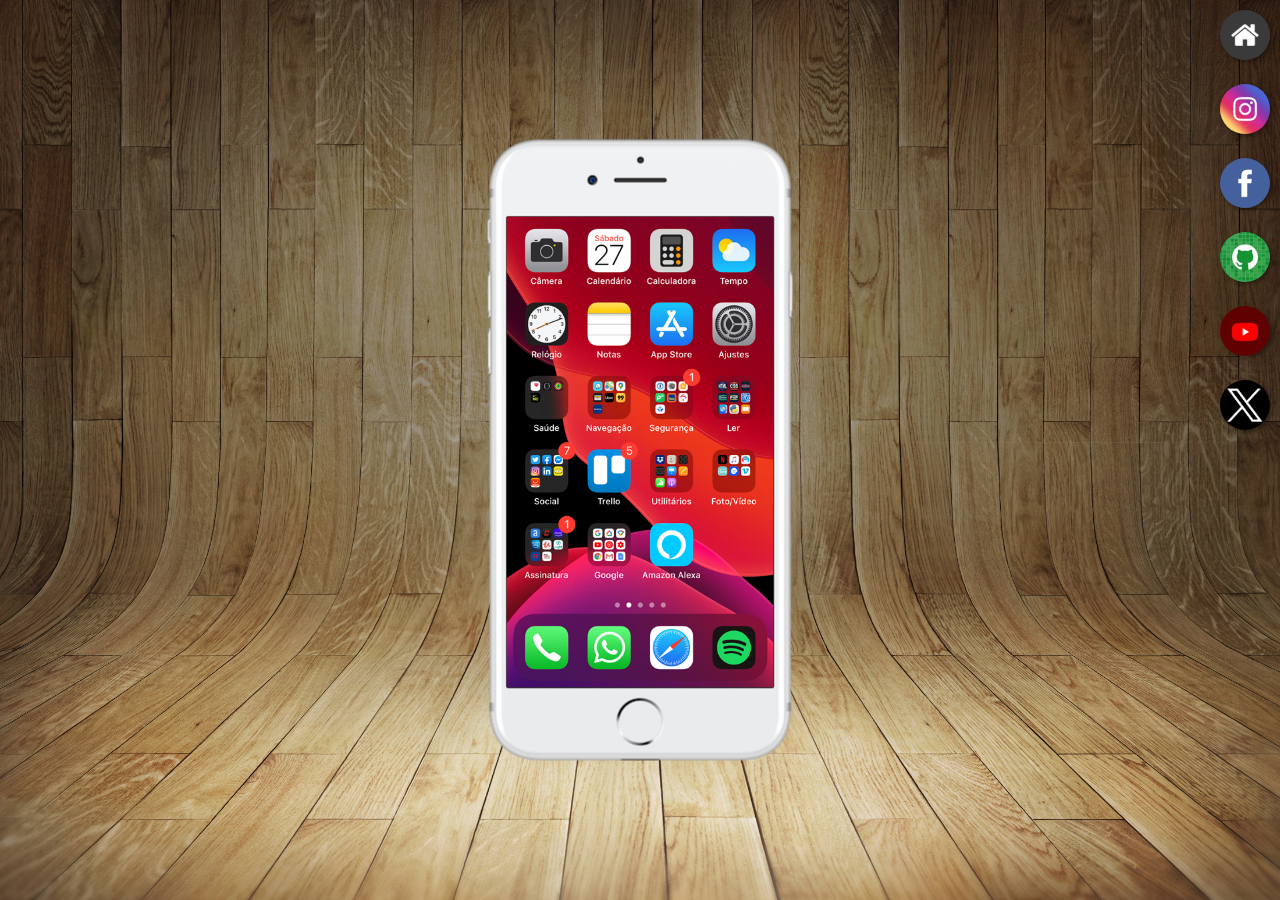
<file: index.html>
<!DOCTYPE html>
<html lang="pt-br">
<head>
    <meta charset="UTF-8">
    <meta name="viewport" content="width=device-width, initial-scale=1.0">
    <title>Projeto Social</title>
    <link rel="shortcut icon" href="favicon.ico" type="image/x-icon">
    <link rel="stylesheet" href="estilos/style.css">
</head>
<body>
    <main>
        <section id="telefone"> 
            <iframe src="home.html" name="tela" id="tela" frameborder="0"></iframe>
        </section>
        <section id="redes-sociais">
            <a href="home.html" target="tela"><img src="imagens/logo-home.jpg" alt="home"></a> <br>
            <a href="insta.html" target="tela"><img src="imagens/logo-instagram.jpg" alt="insta"></a> <br>
            <a href="face.html" target="tela"><img src="imagens/logo-facebook.jpg" alt="face"></a> <br>
            <a href="github.html" target="tela"><img src="imagens/logo-github.jpg" alt="github"></a> <br>
            <a href="youtube.html" target="tela"><img src="imagens/logo-youtube.jpg" alt="youtube"></a> <br>
            <a href="x.html" target="tela"><img src="imagens/logo-twitter.jpg" alt="twitter"></a> <br>
        </section>
    </main>
</body>
</html>
</file>
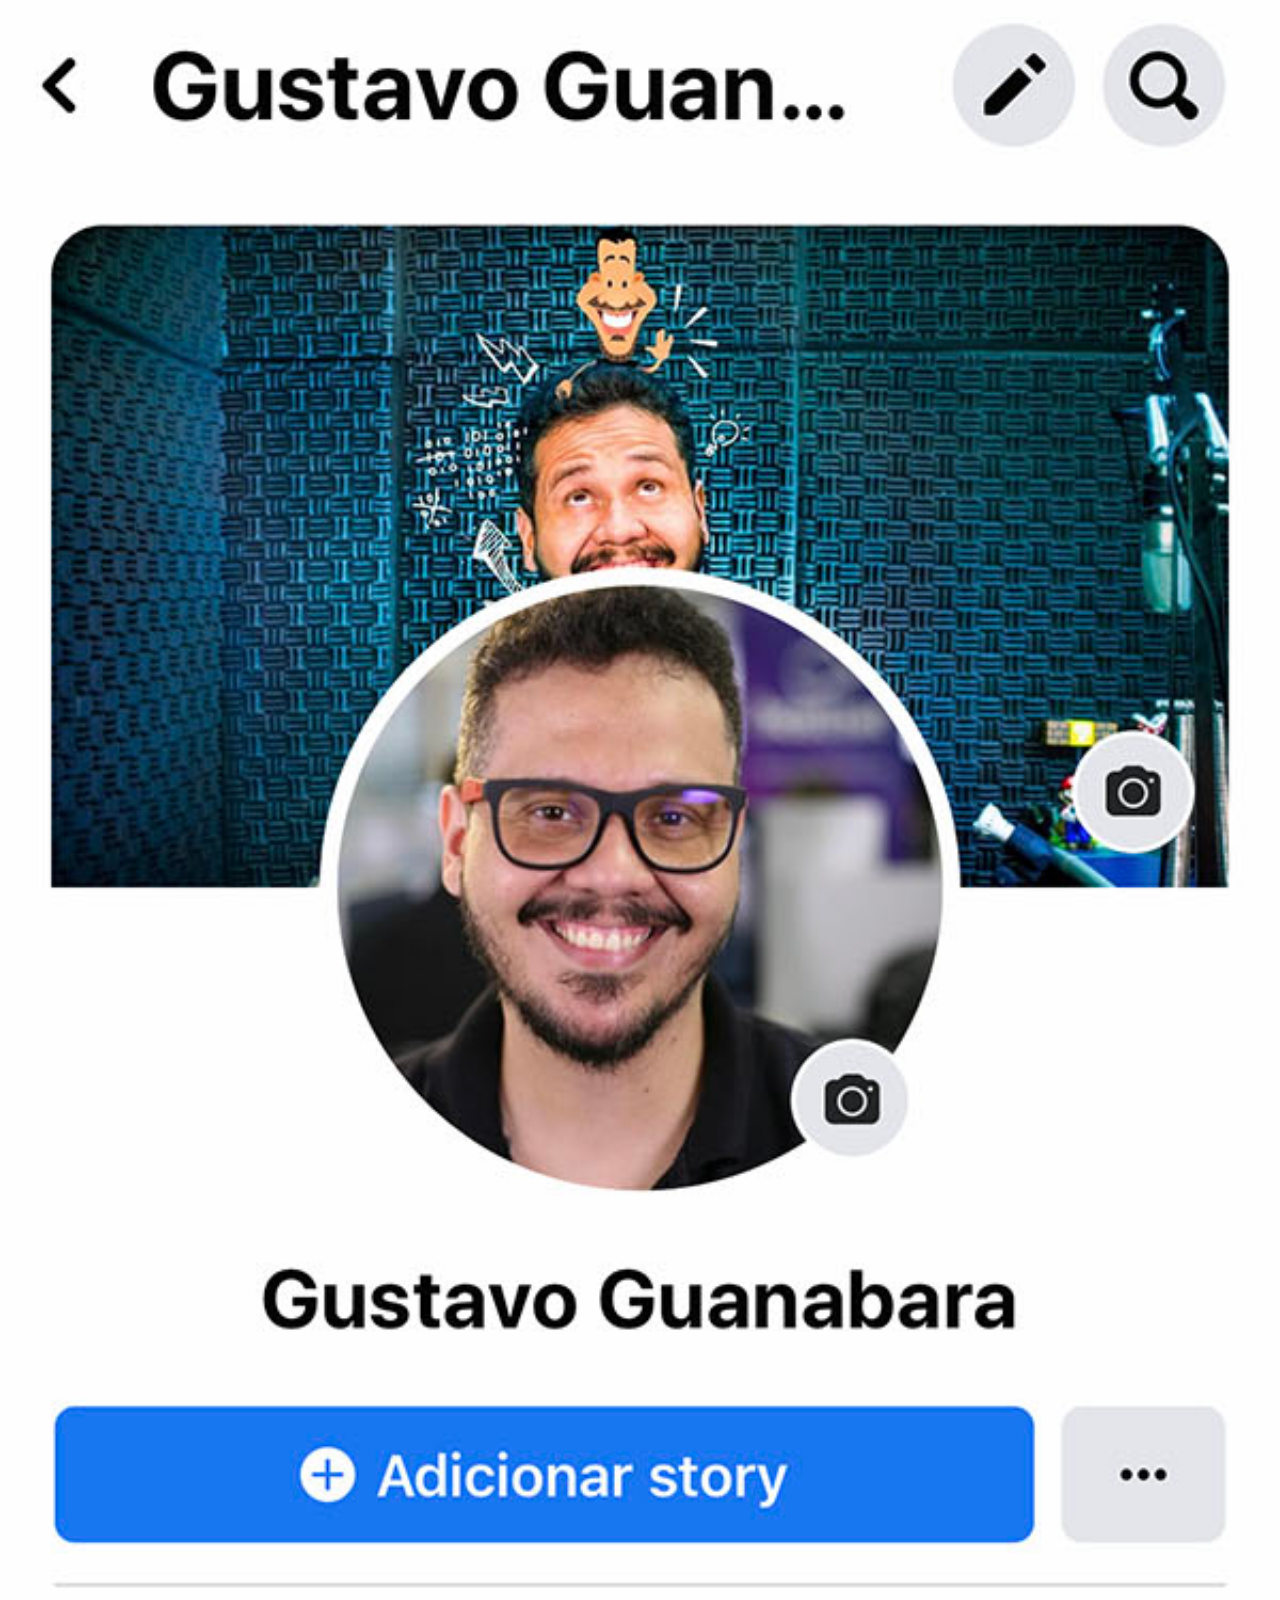
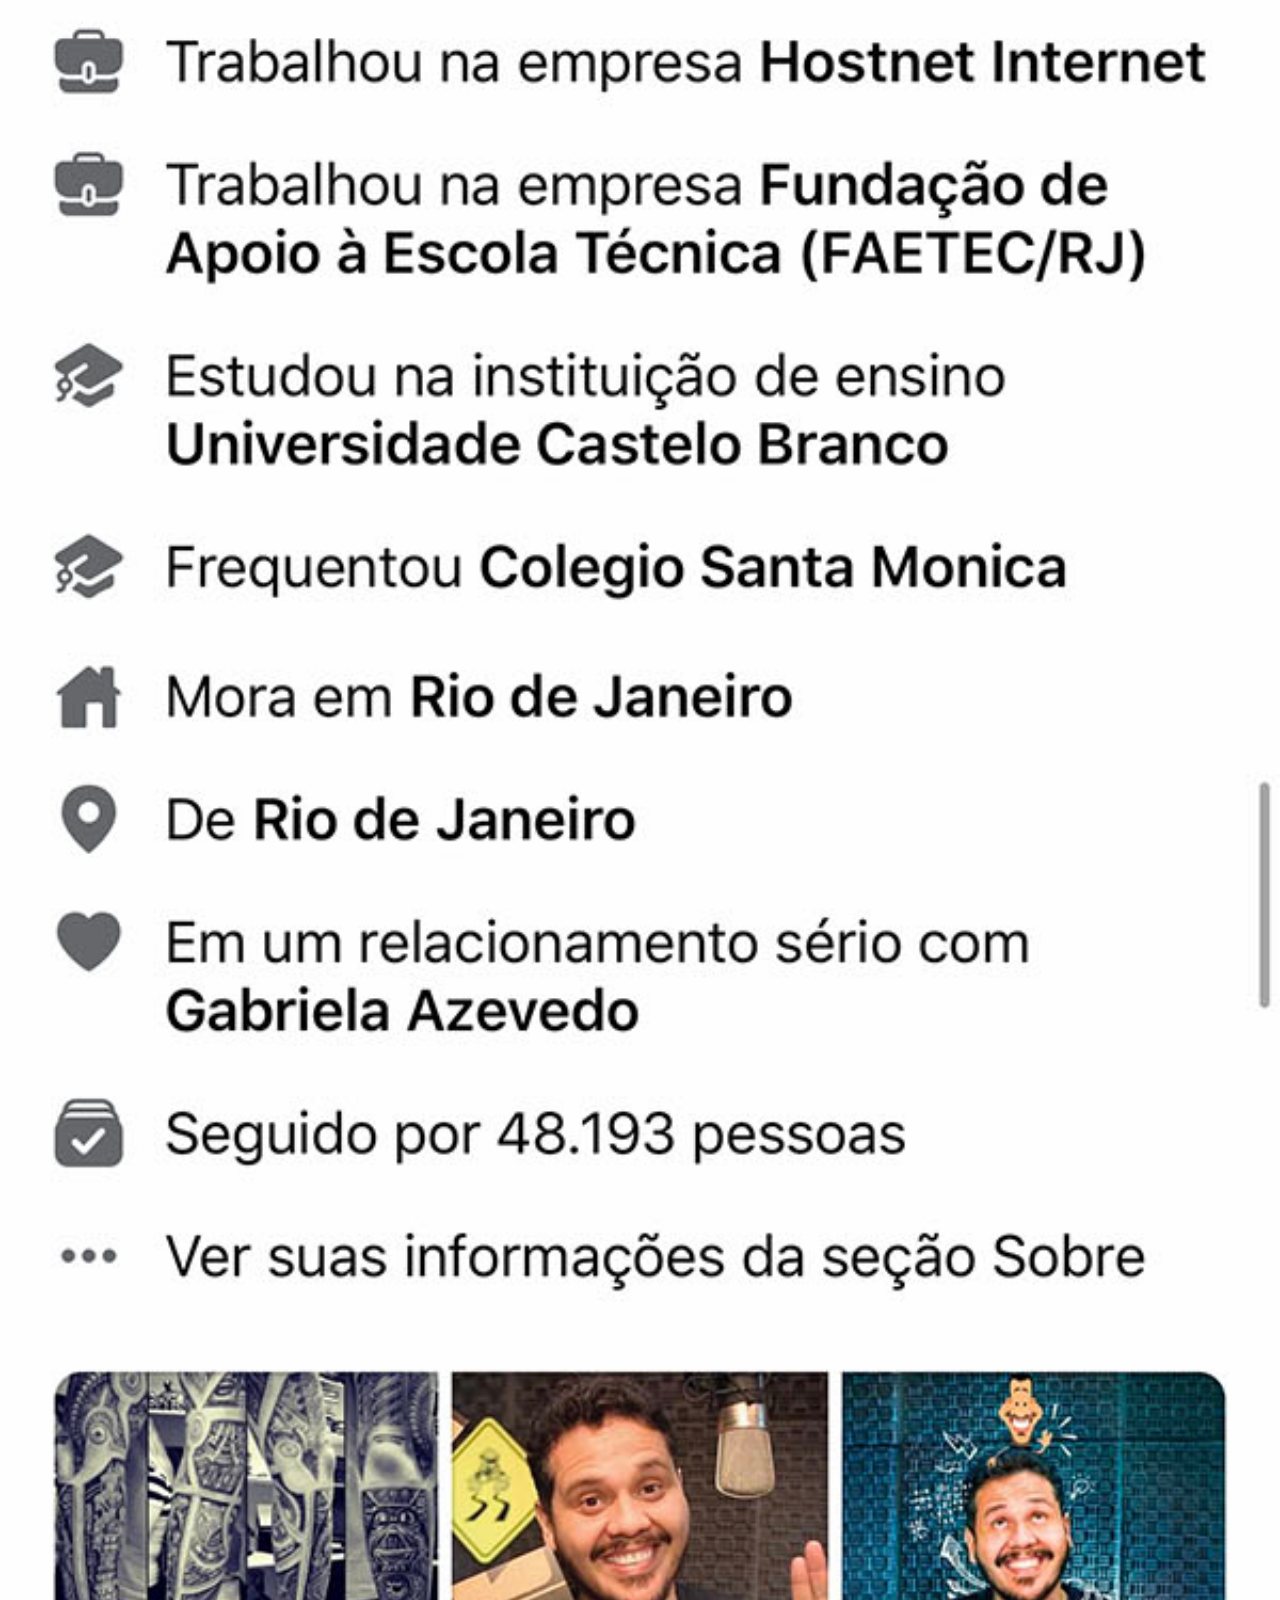
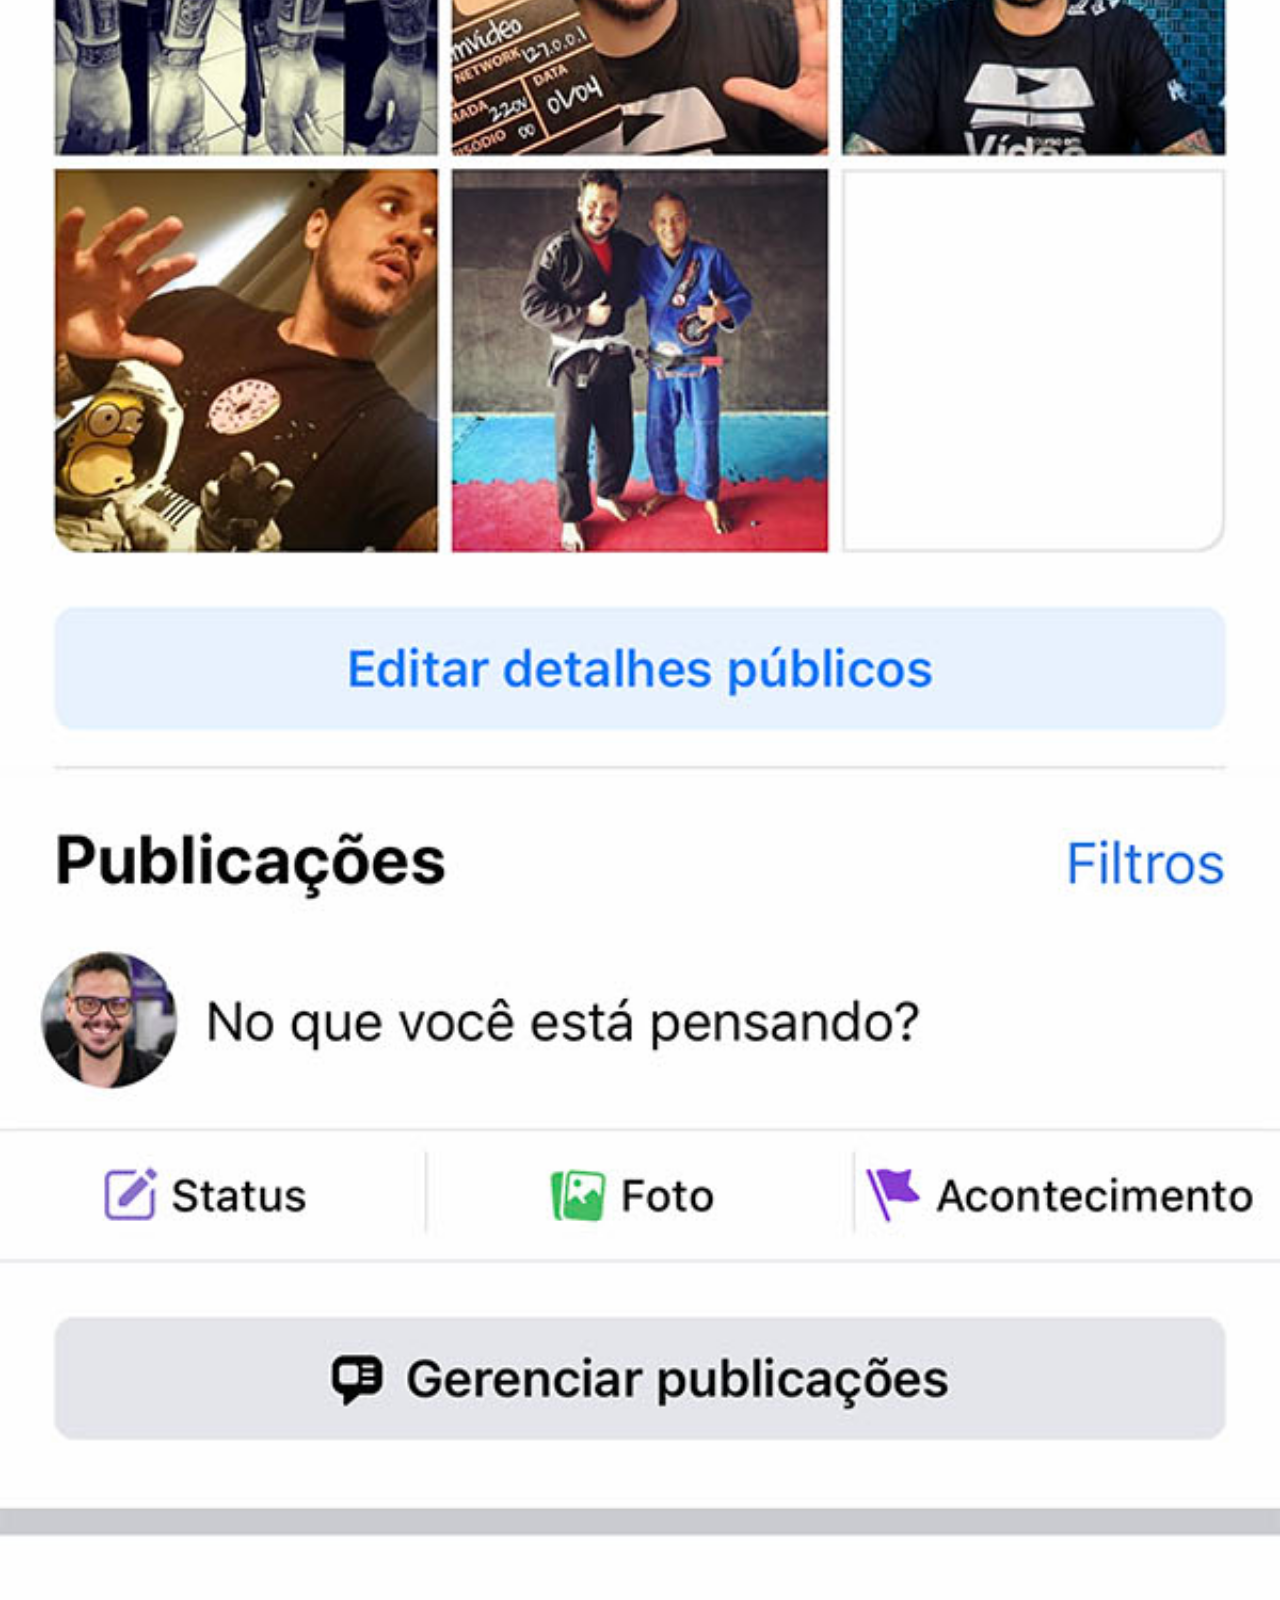
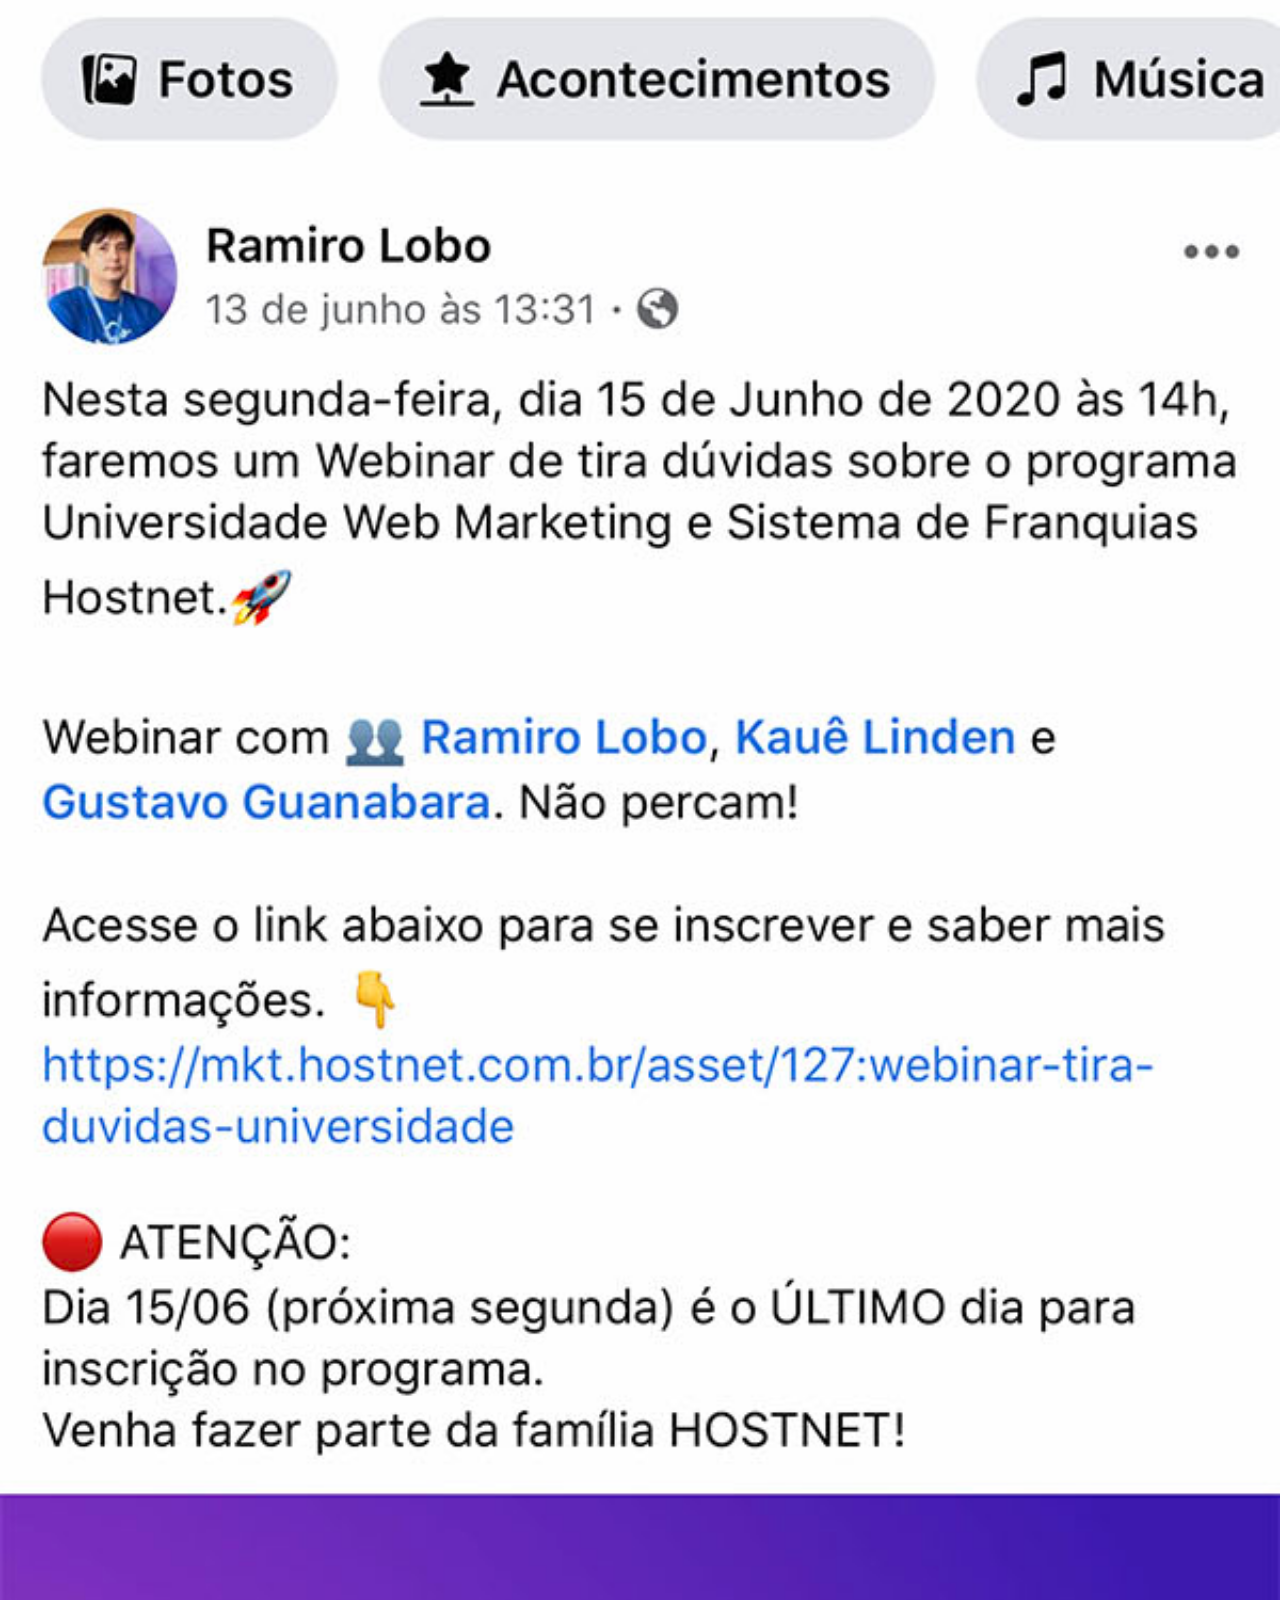
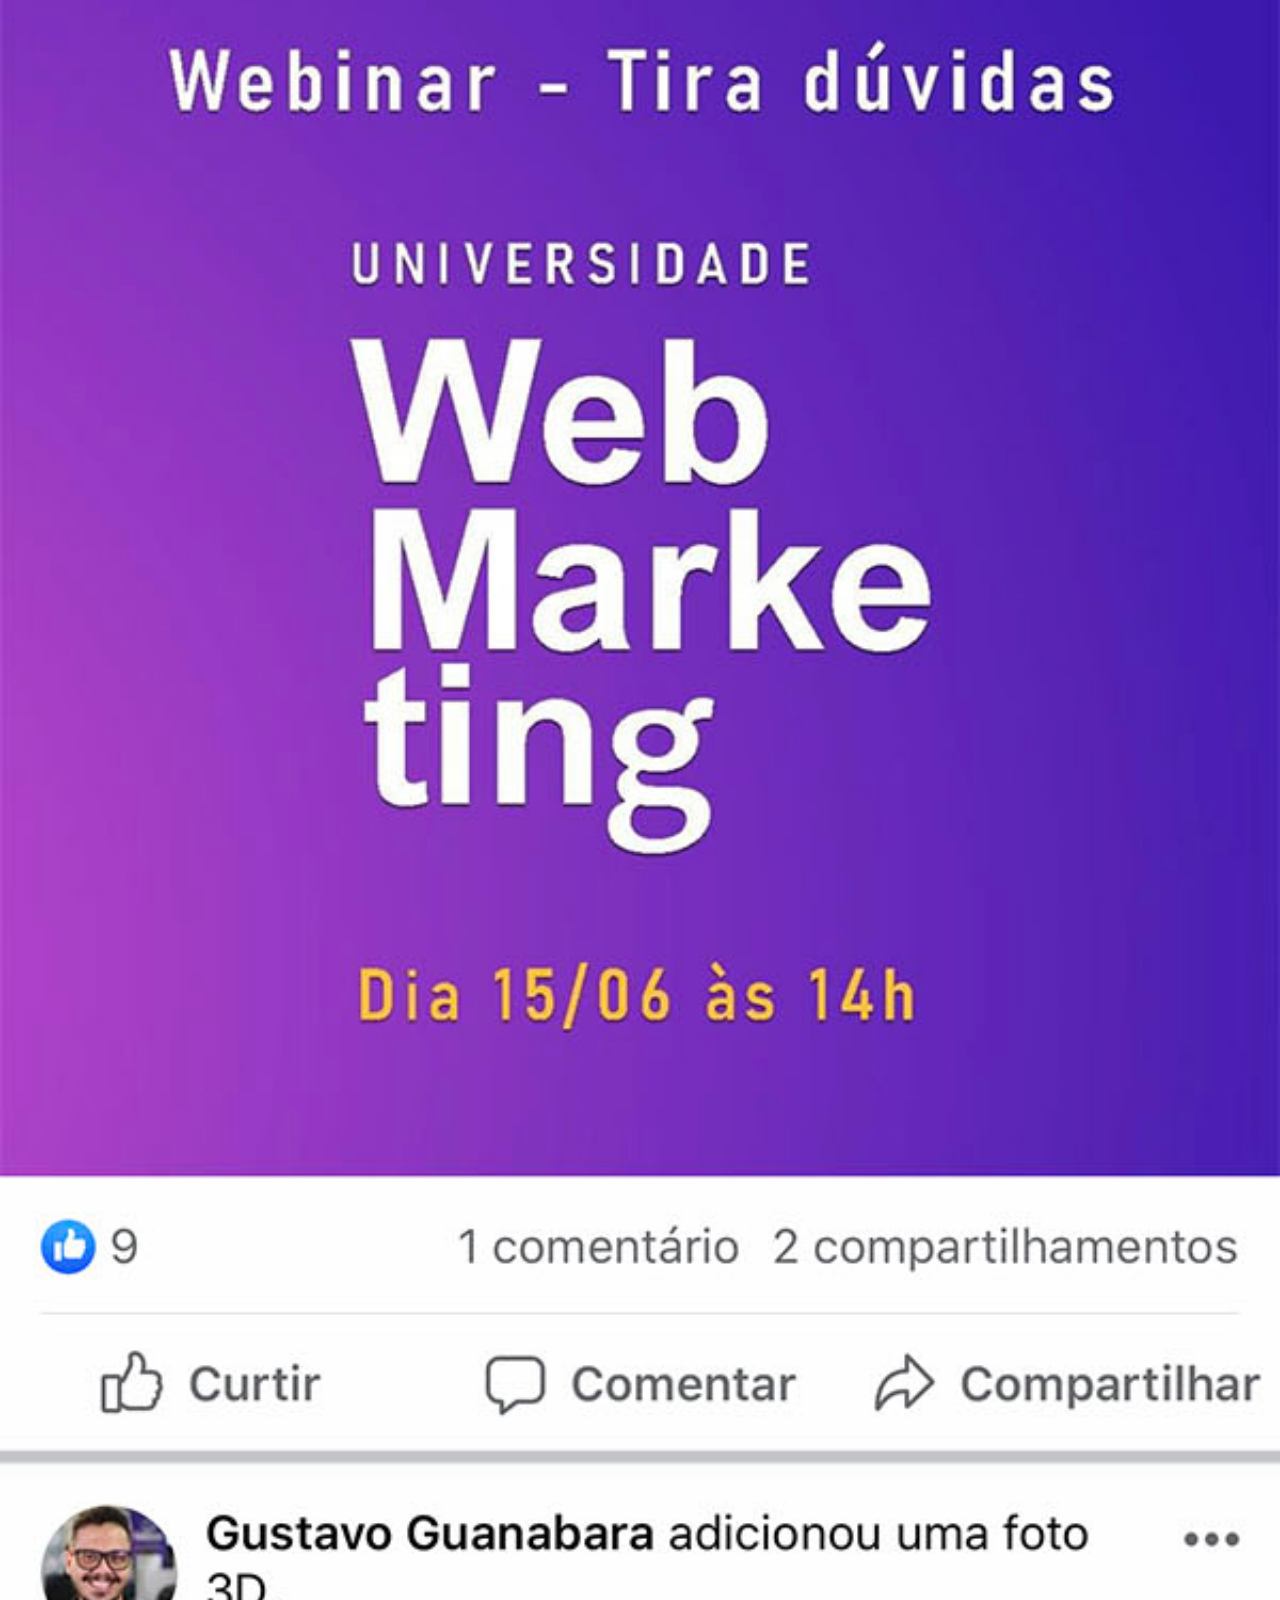
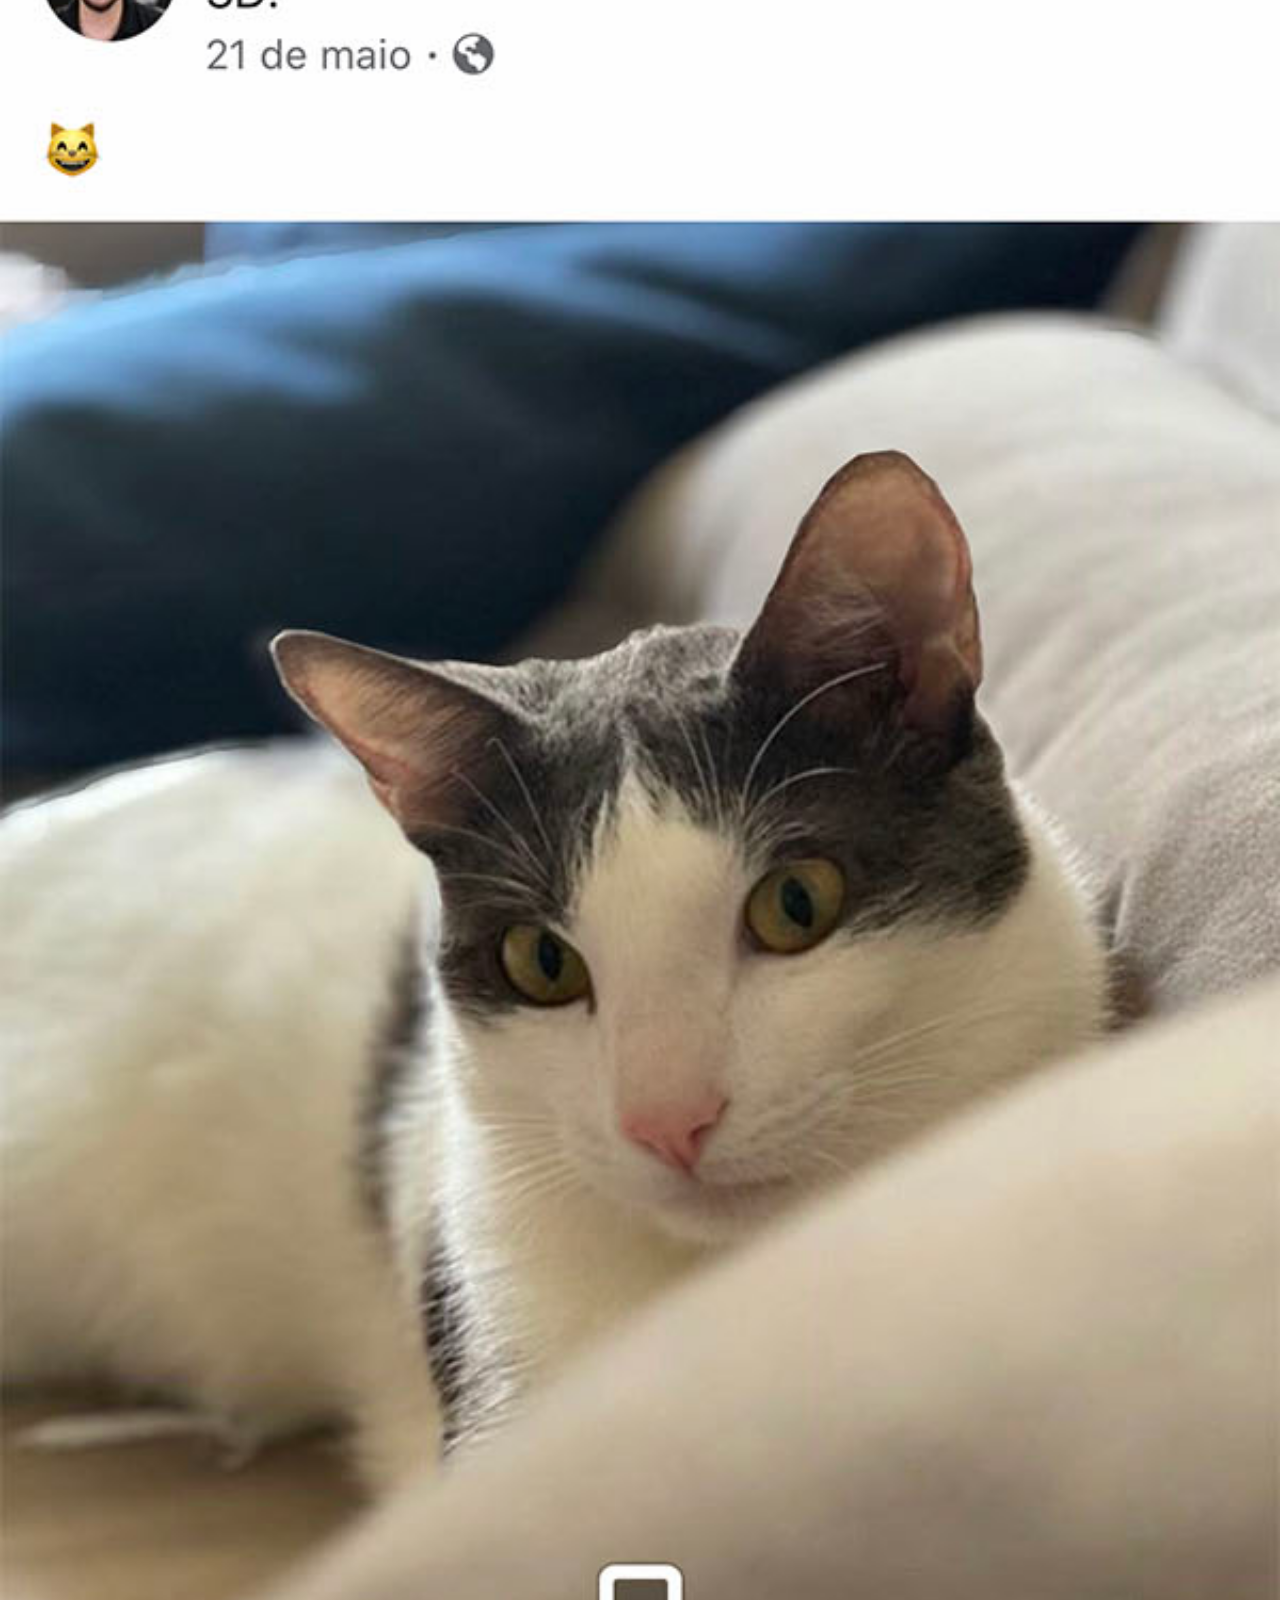
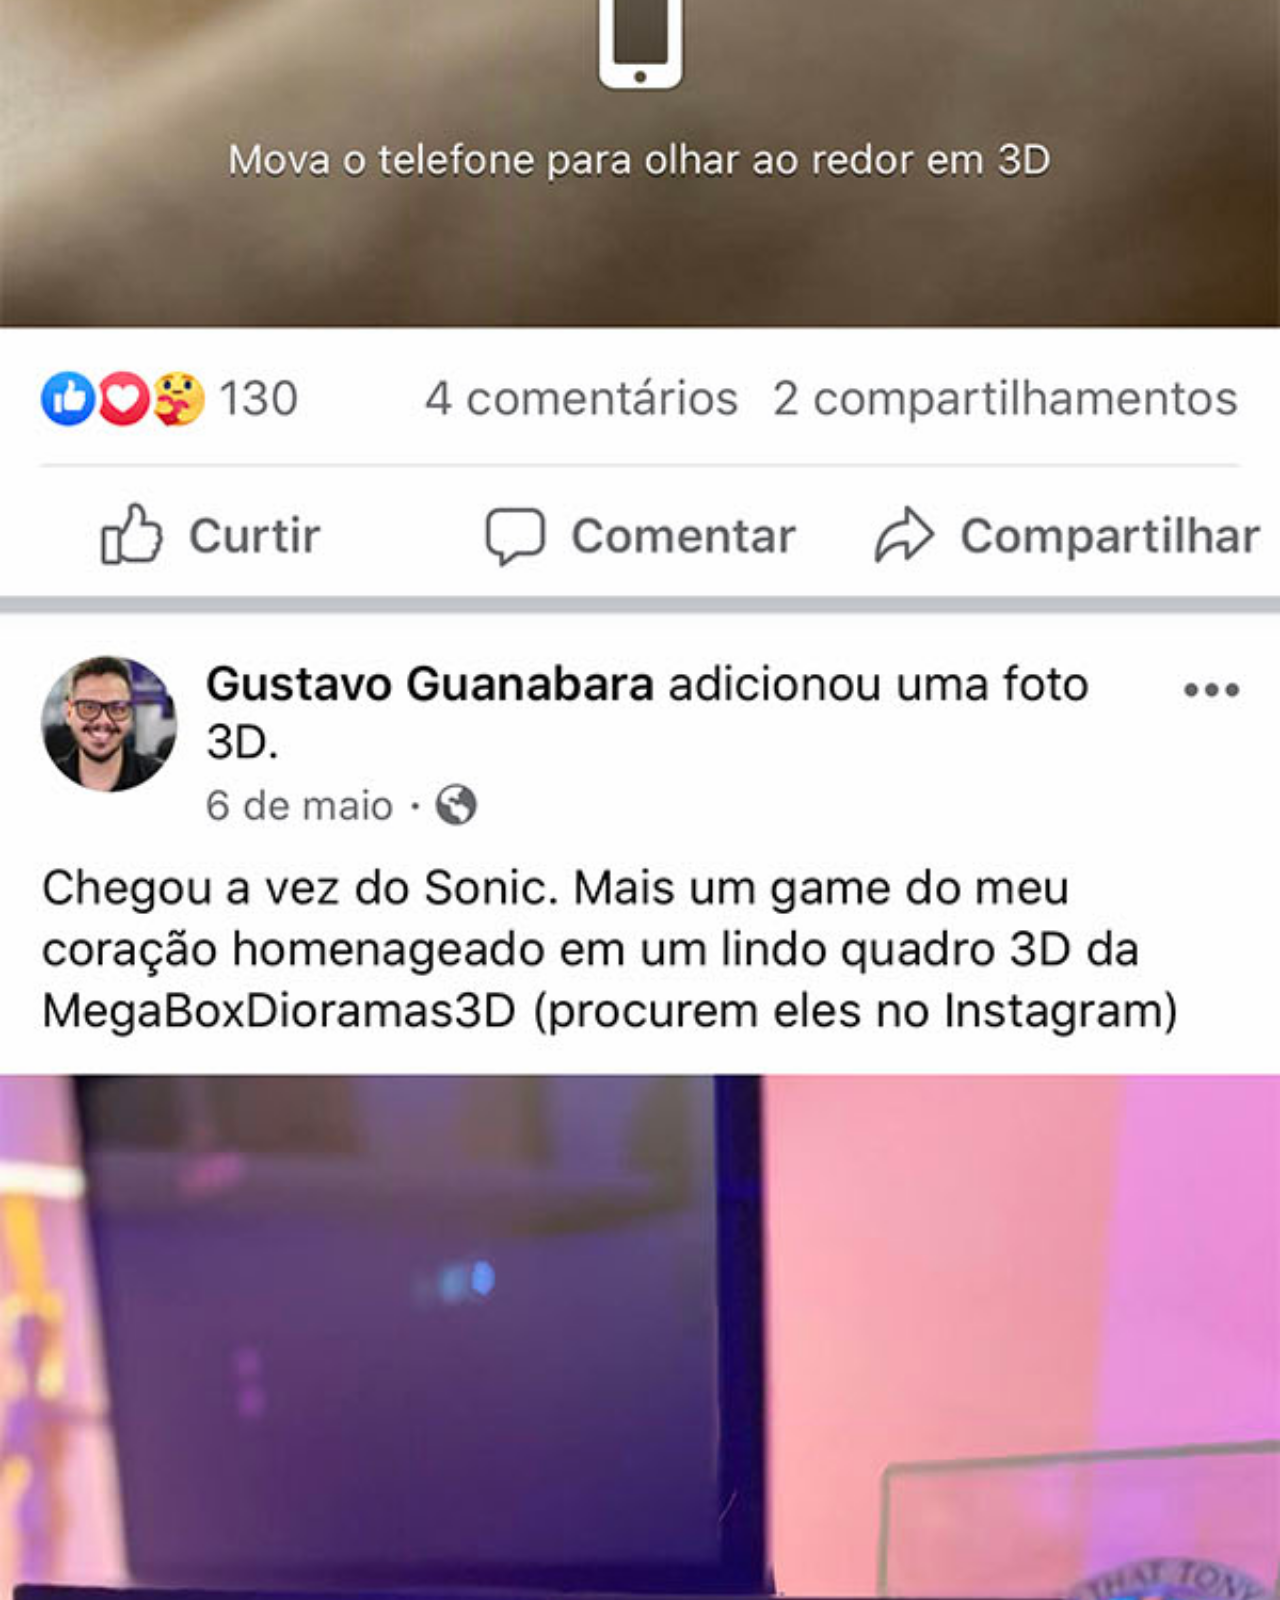
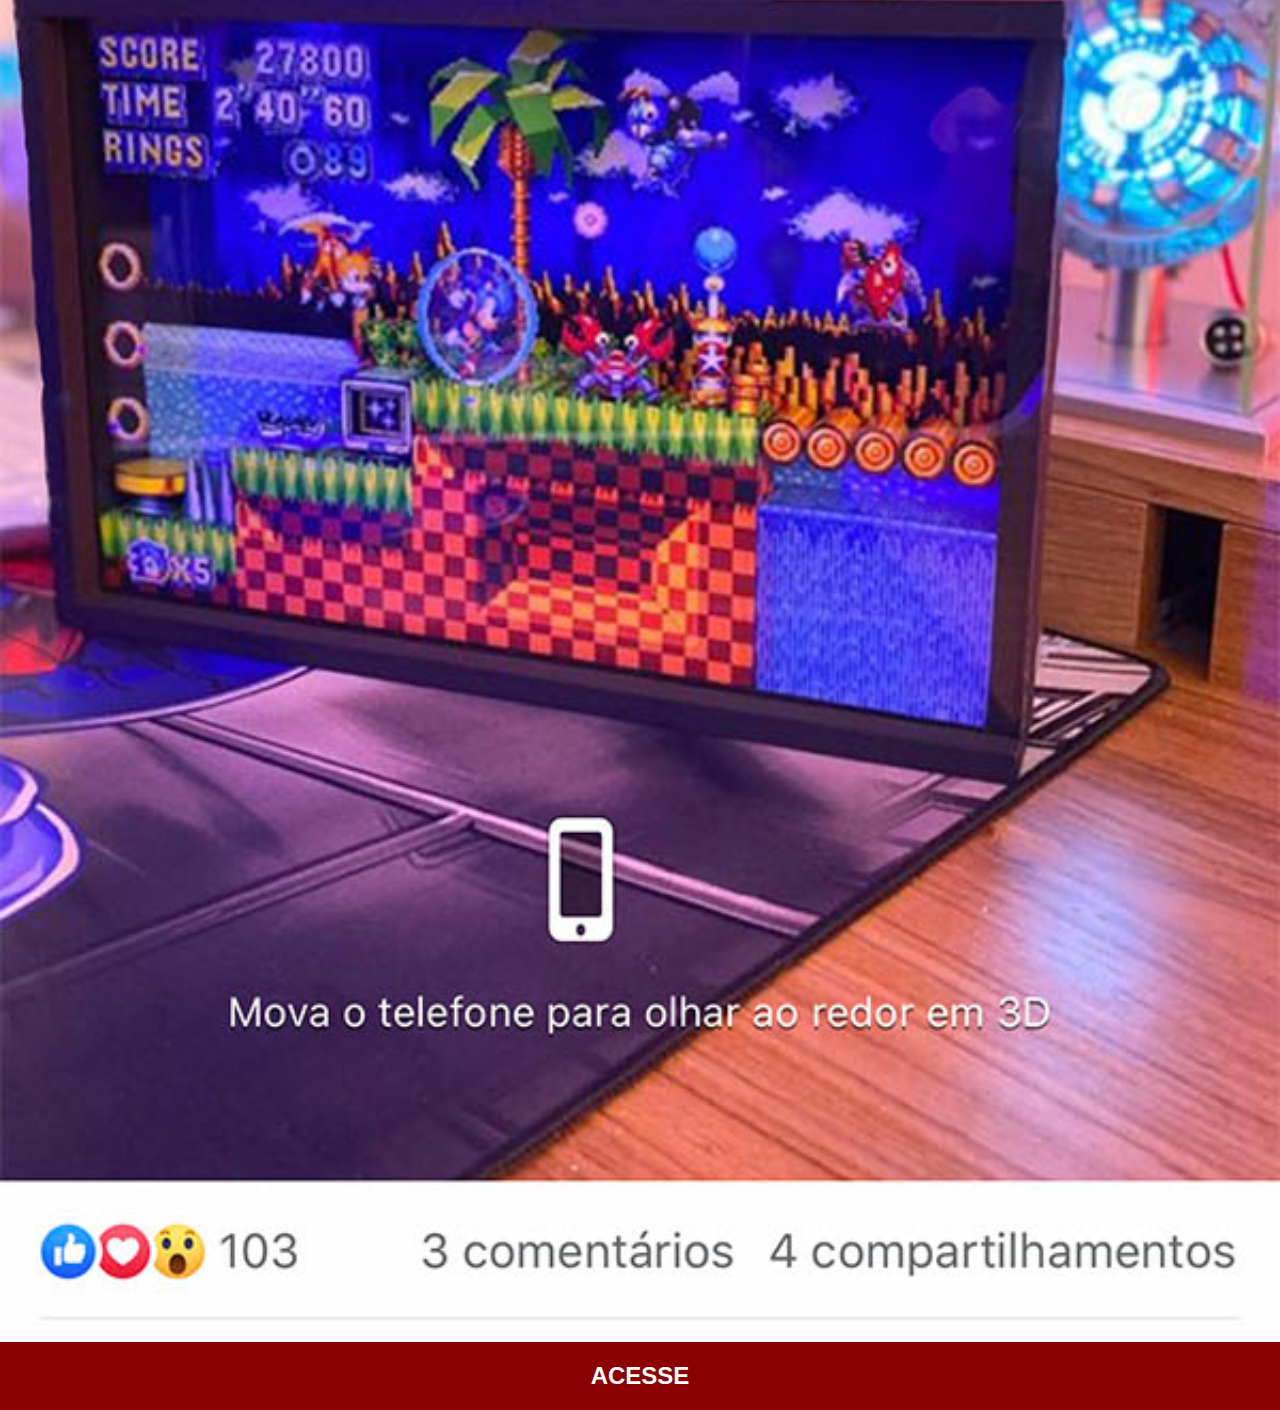
<file: face.html>
<!DOCTYPE html>
<html lang="pt-br">
<head>
    <meta charset="UTF-8">
    <meta name="viewport" content="width=device-width, initial-scale=1.0">
    <title>Facebook</title>
    <link rel="stylesheet" href="style2.css">
</head>
<body>
    <img src="imagens/tela-facebook.jpg" alt="">
    <a href="https://www.facebook.com/gustavoguanabara/?locale=pt_BR" target="_blank">ACESSE</a>
</body>
</html>
</file>
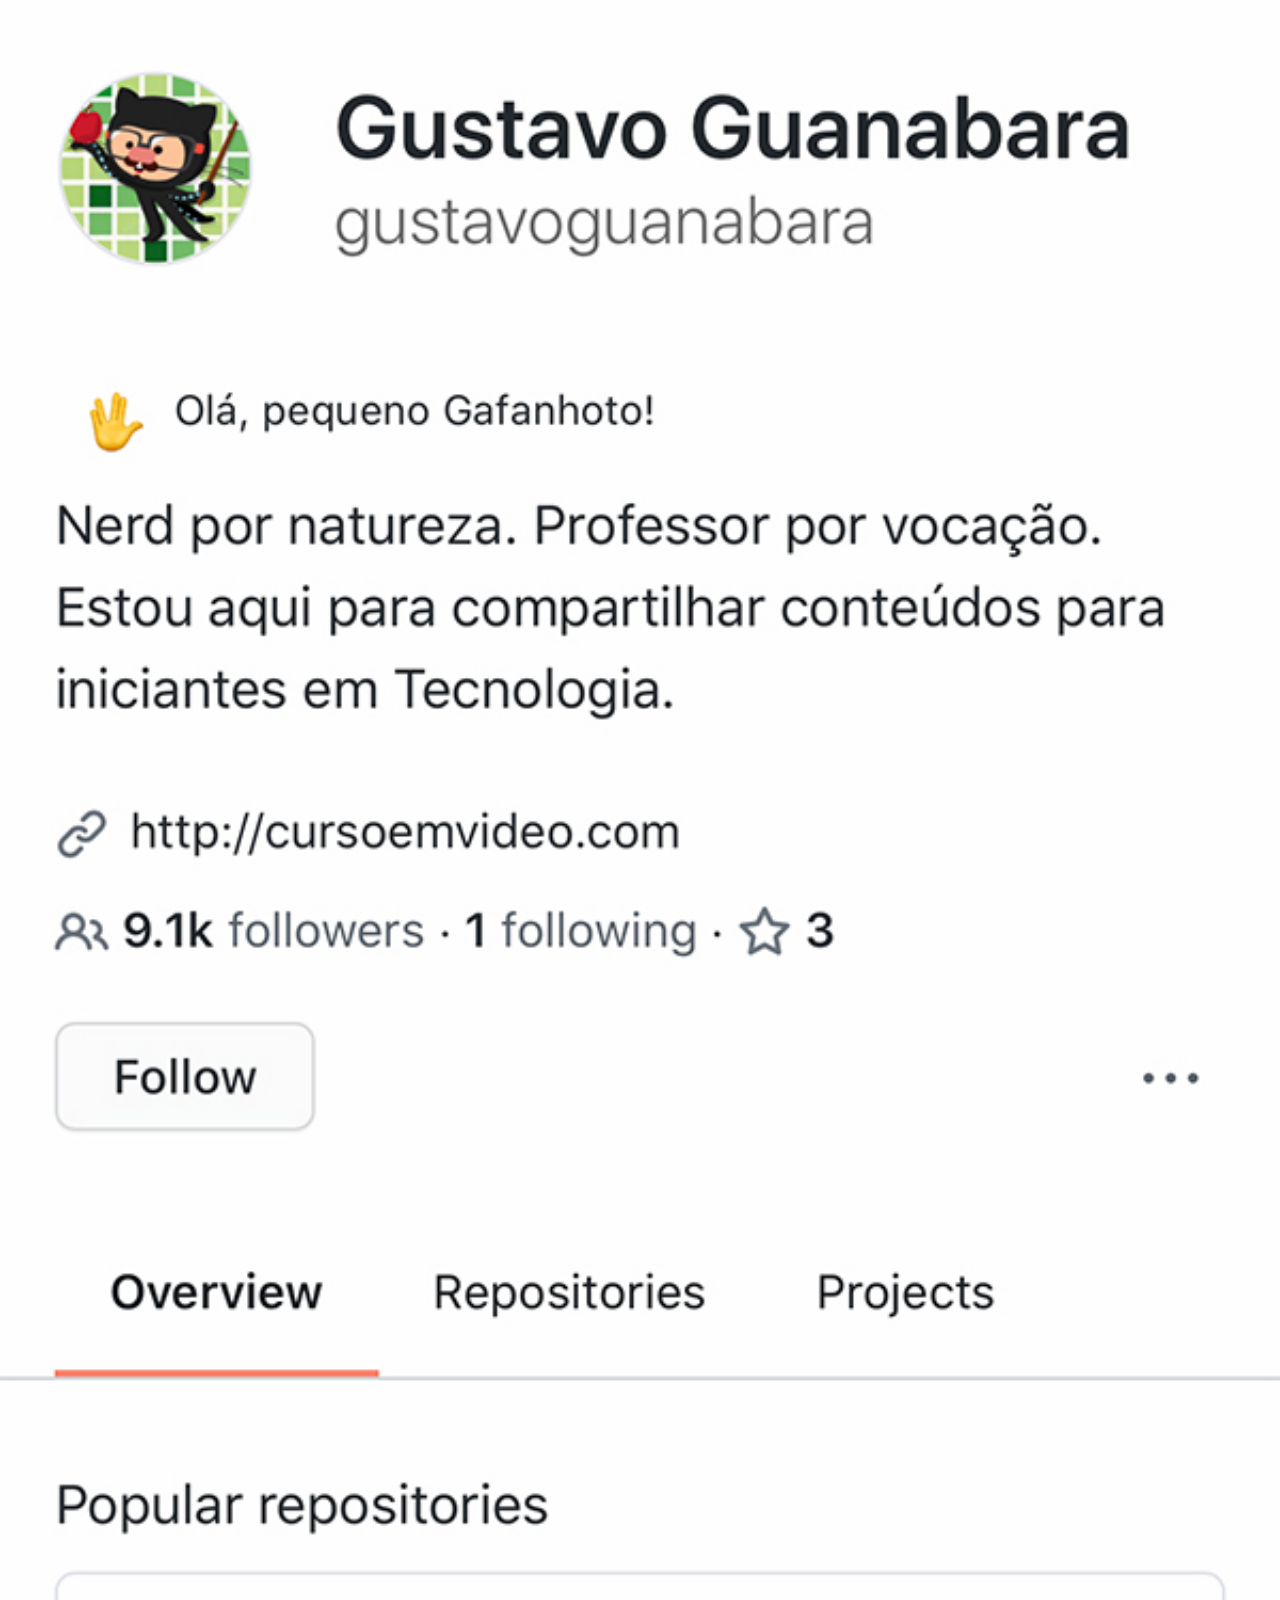
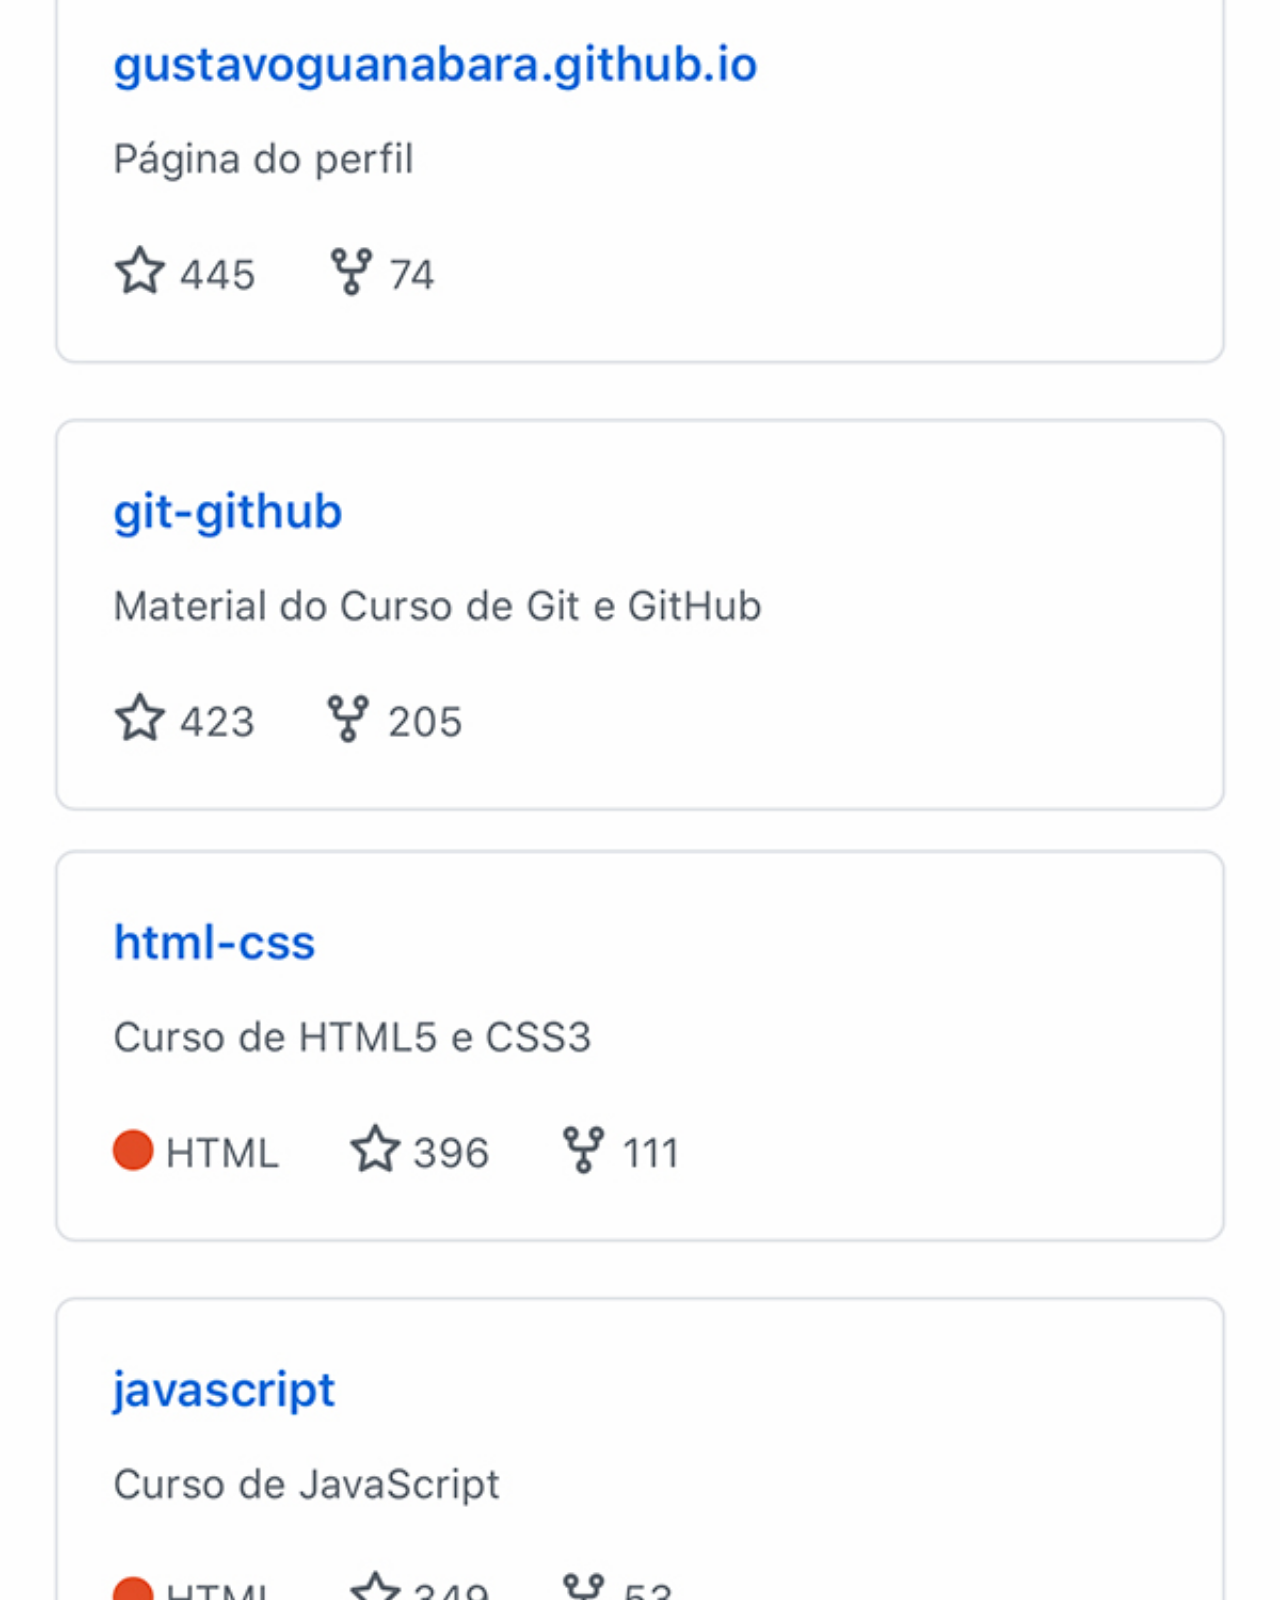
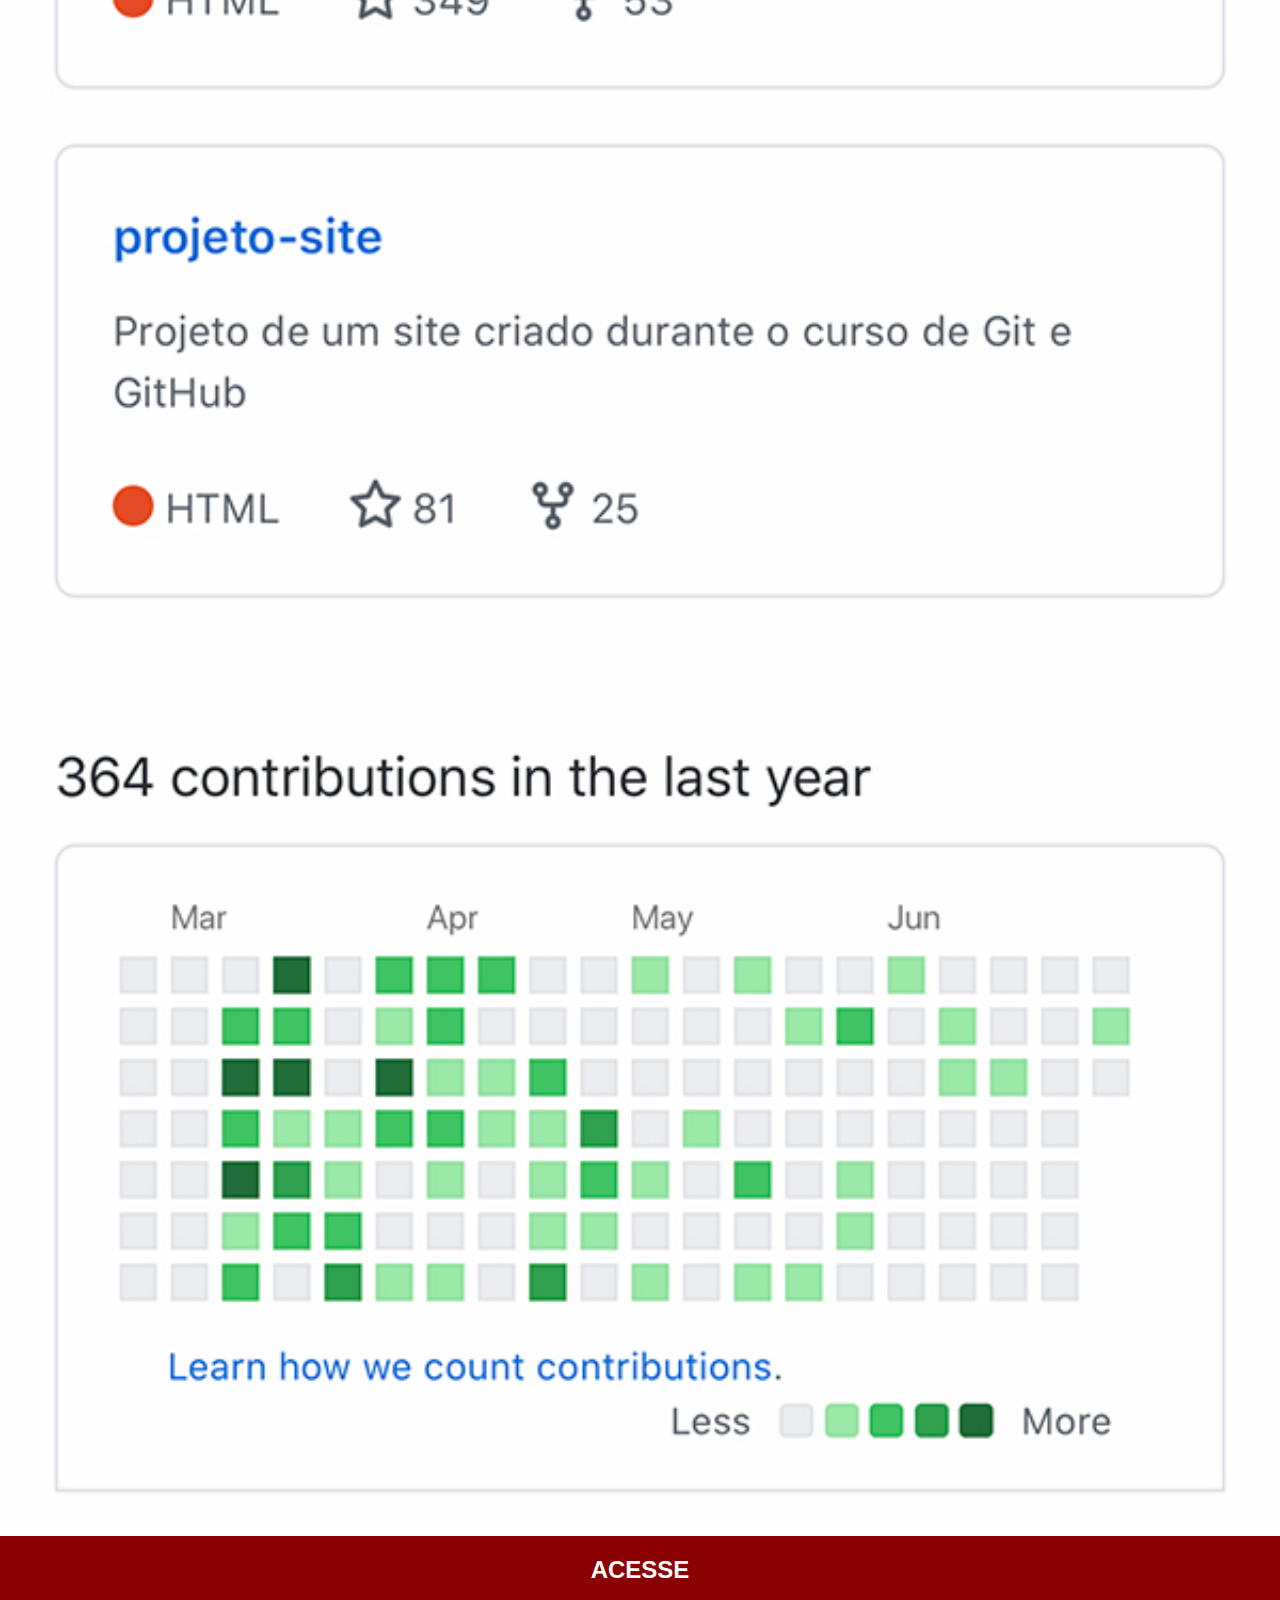
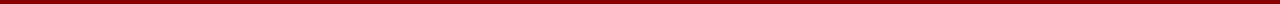
<file: github.html>
<!DOCTYPE html>
<html lang="pt-br">
<head>
    <meta charset="UTF-8">
    <meta name="viewport" content="width=device-width, initial-scale=1.0">
    <title>Github</title>
    <link rel="stylesheet" href="style2.css">
</head>
<body>
    <img src="imagens/tela-github.jpg" alt="">
    <a href="https://github.com/gustavoguanabara" target="_blank">ACESSE</a>
</body>
</html>
</file>
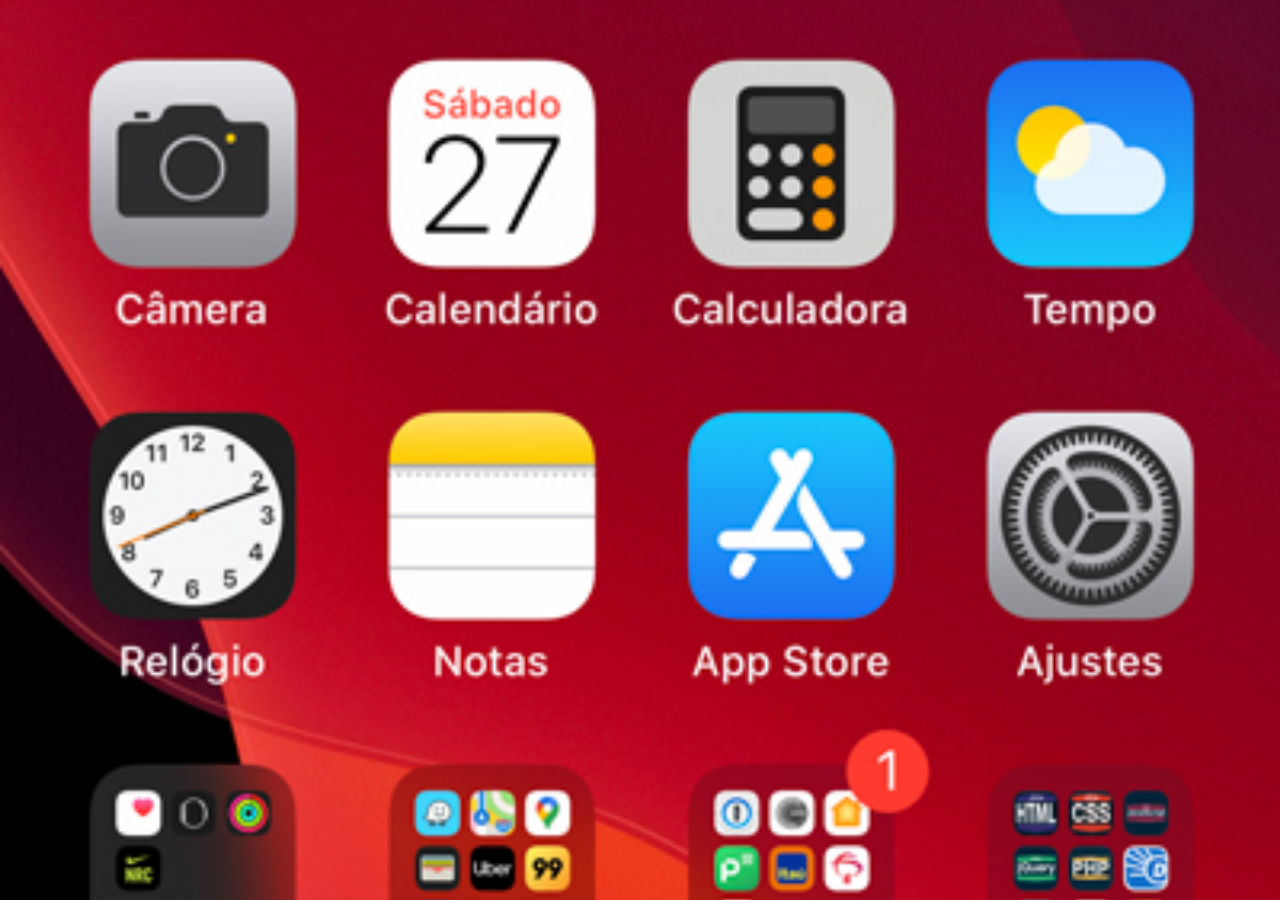
<file: home.html>
<!DOCTYPE html>
<html lang="pt-br">
<head>
    <meta charset="UTF-8">
    <meta name="viewport" content="width=device-width, initial-scale=1.0">
    <title>home</title>
</head>
<style>
    * {
        margin: 0px;
        padding: 0px;
    }

    body {
        width: 100vw;
        height: 100vh;
        background: black url(imagens/tela-home.jpg) no-repeat top center;
        background-size: cover;
    }
</style>
<body>
    
</body>
</html>
</file>
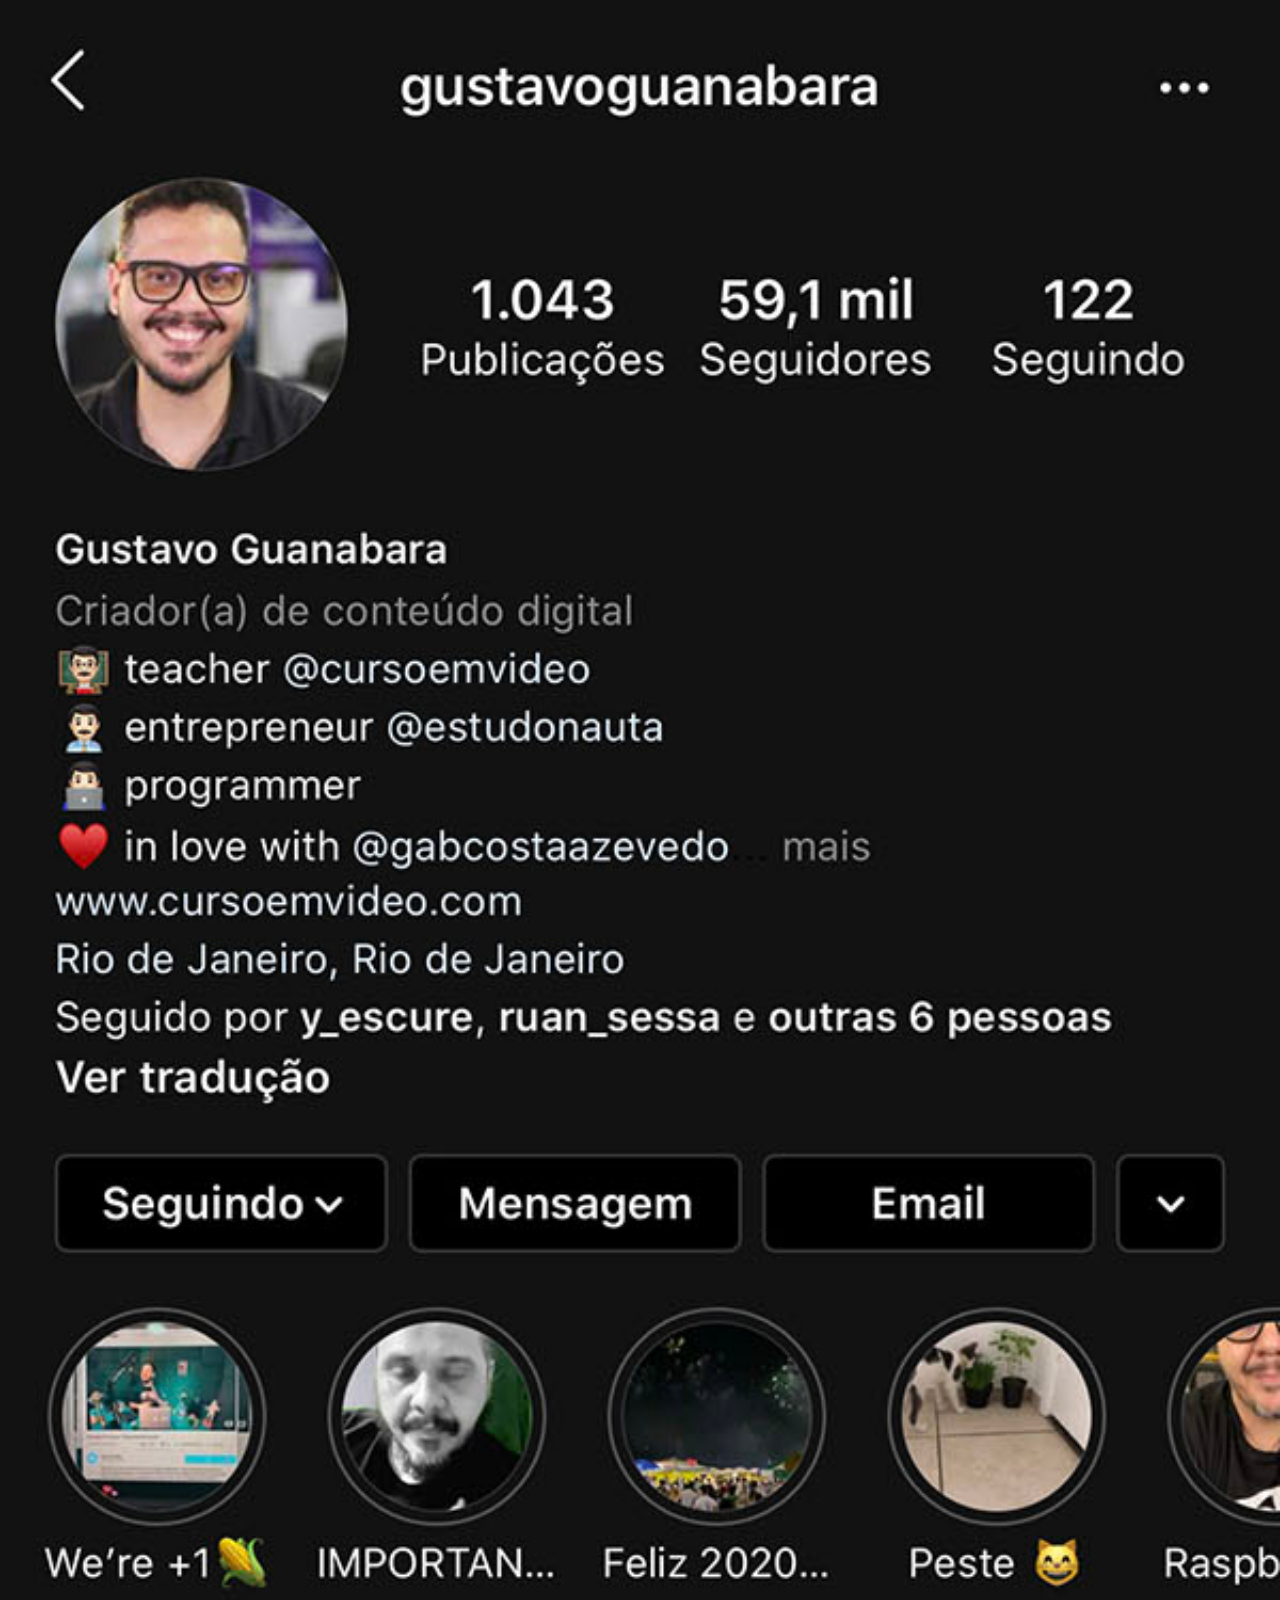
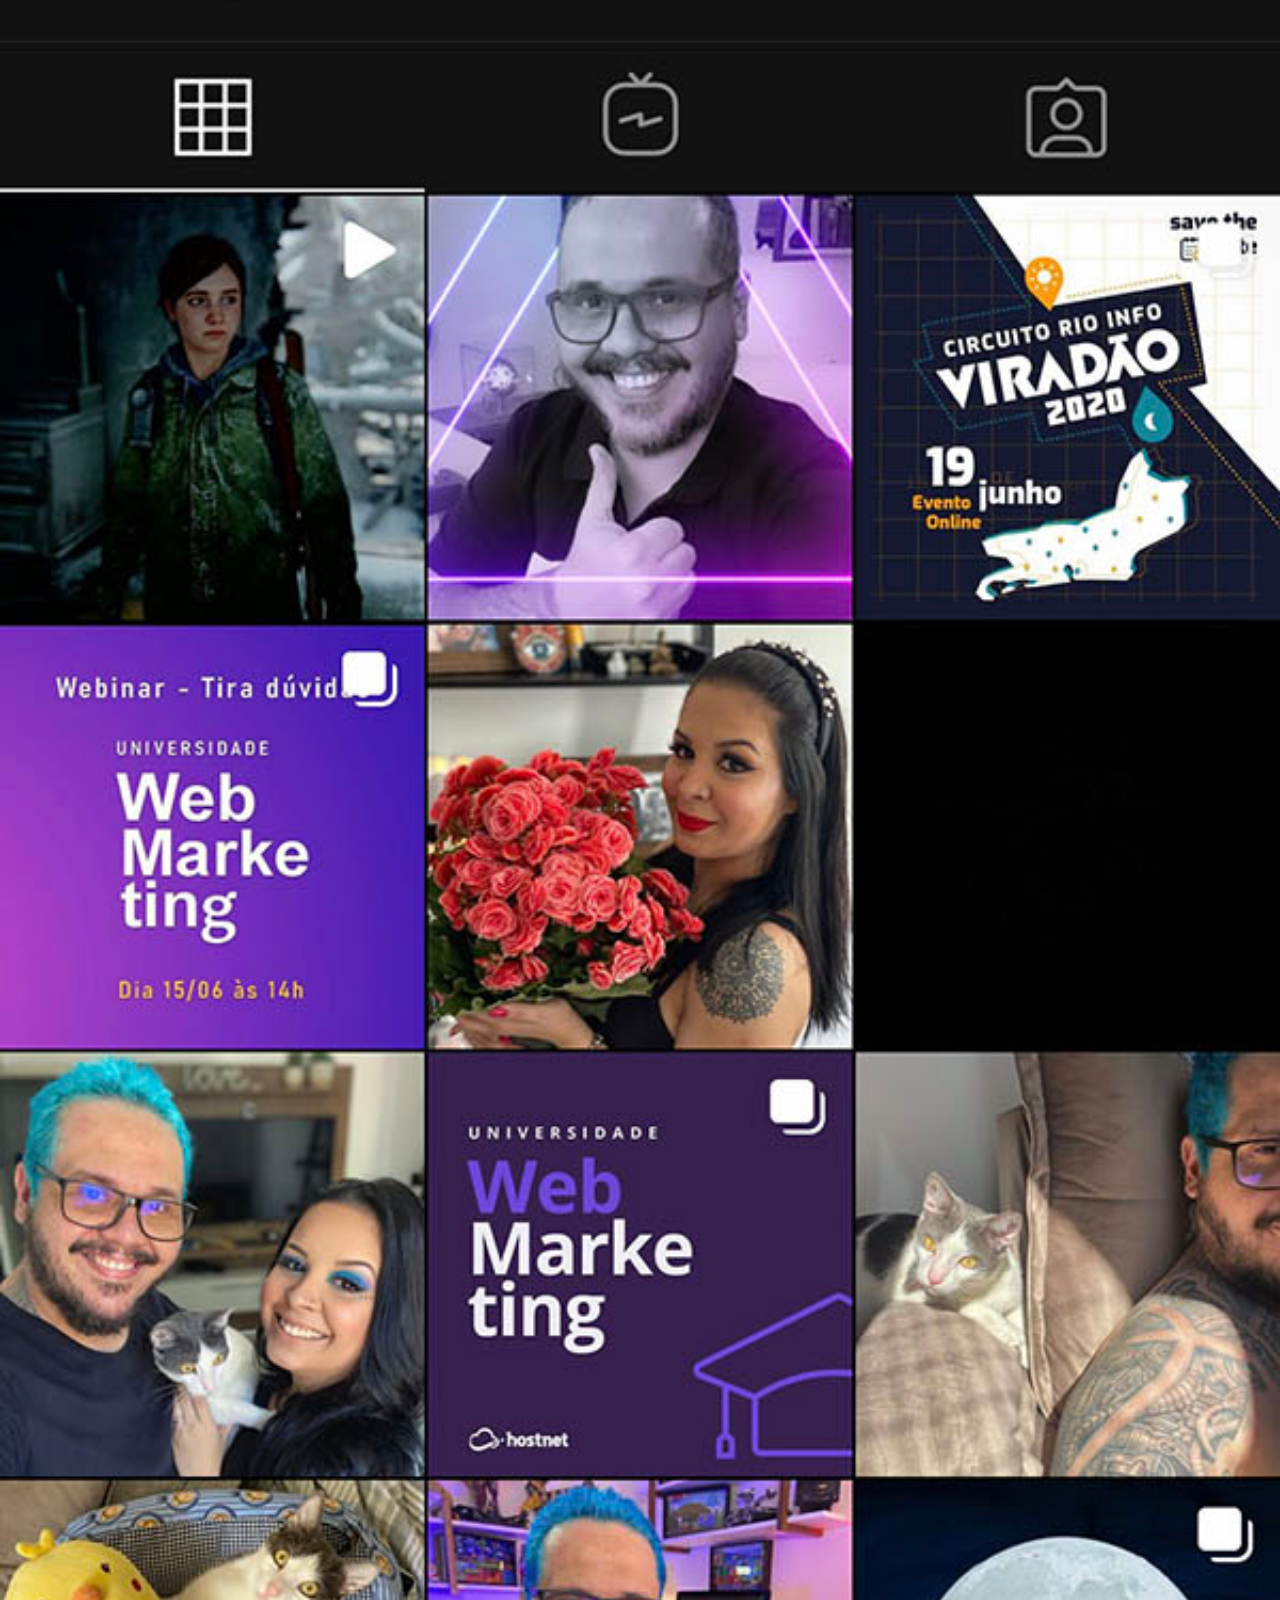
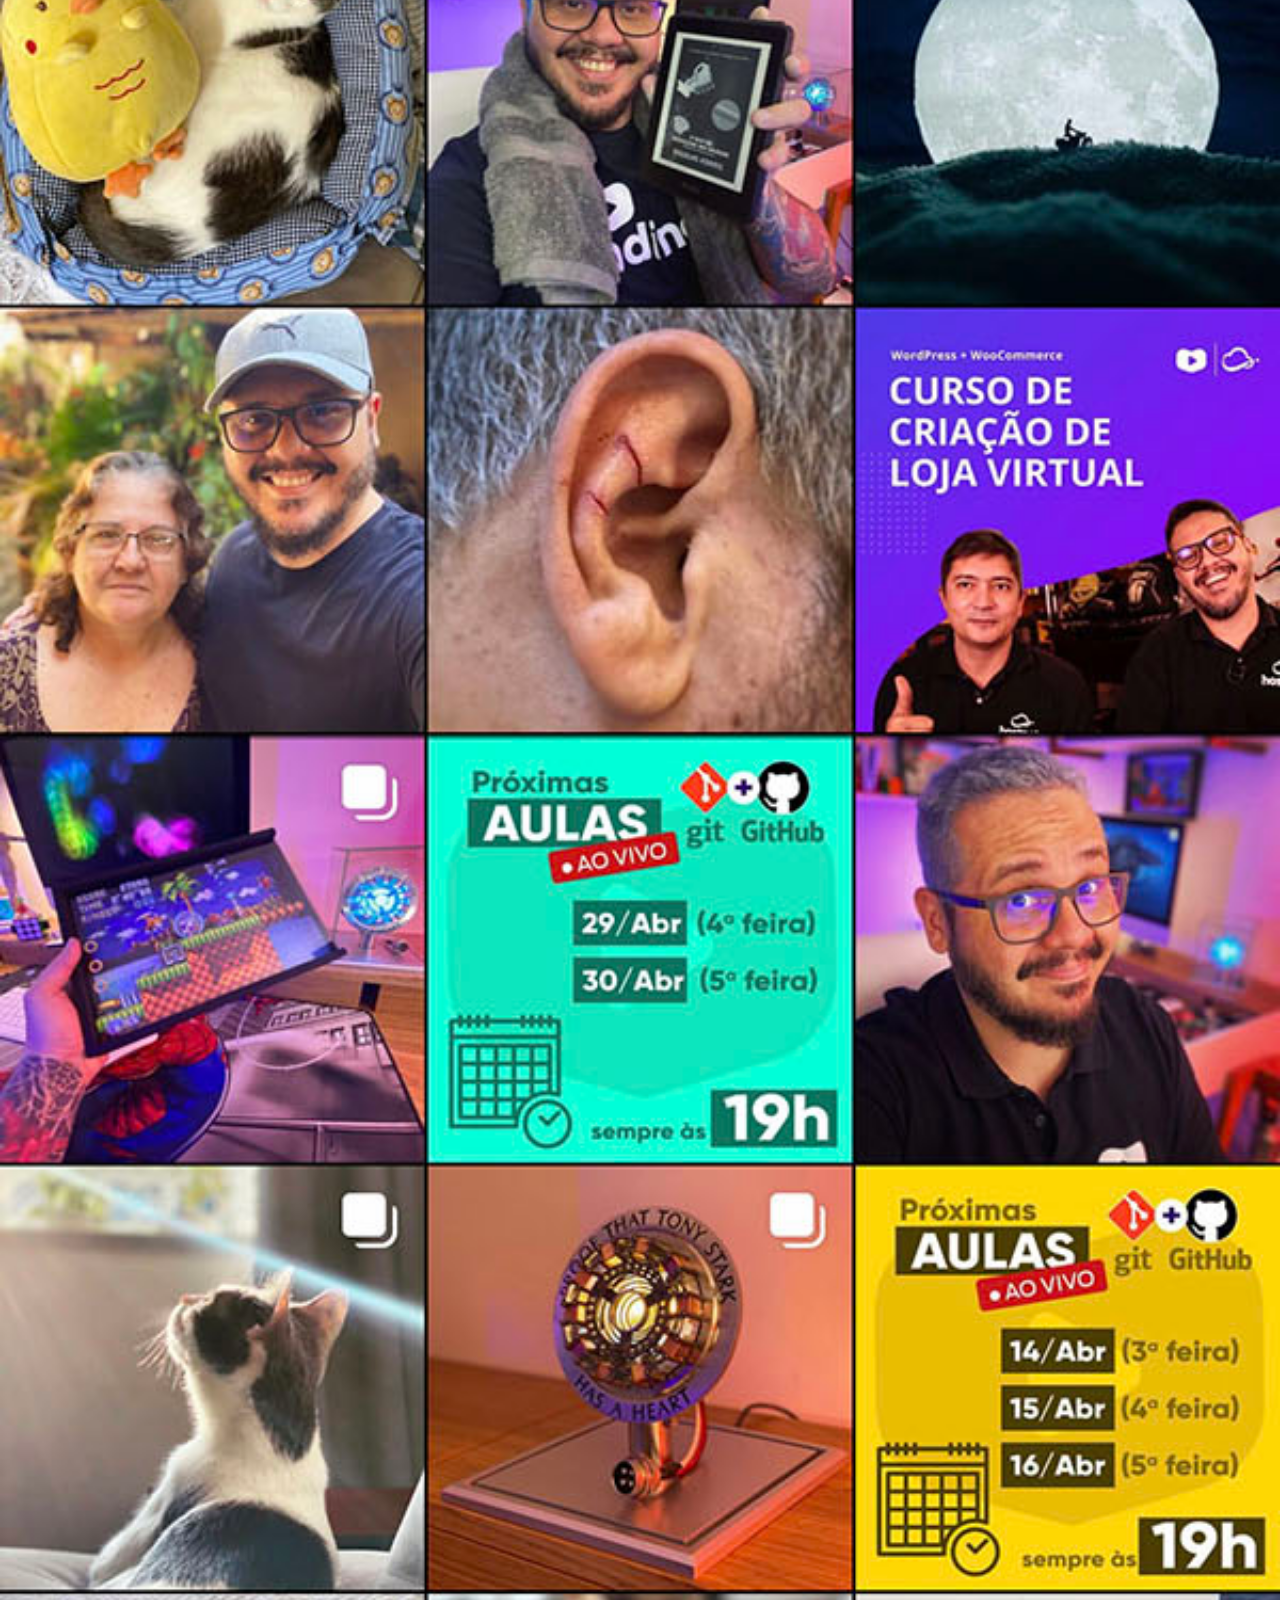
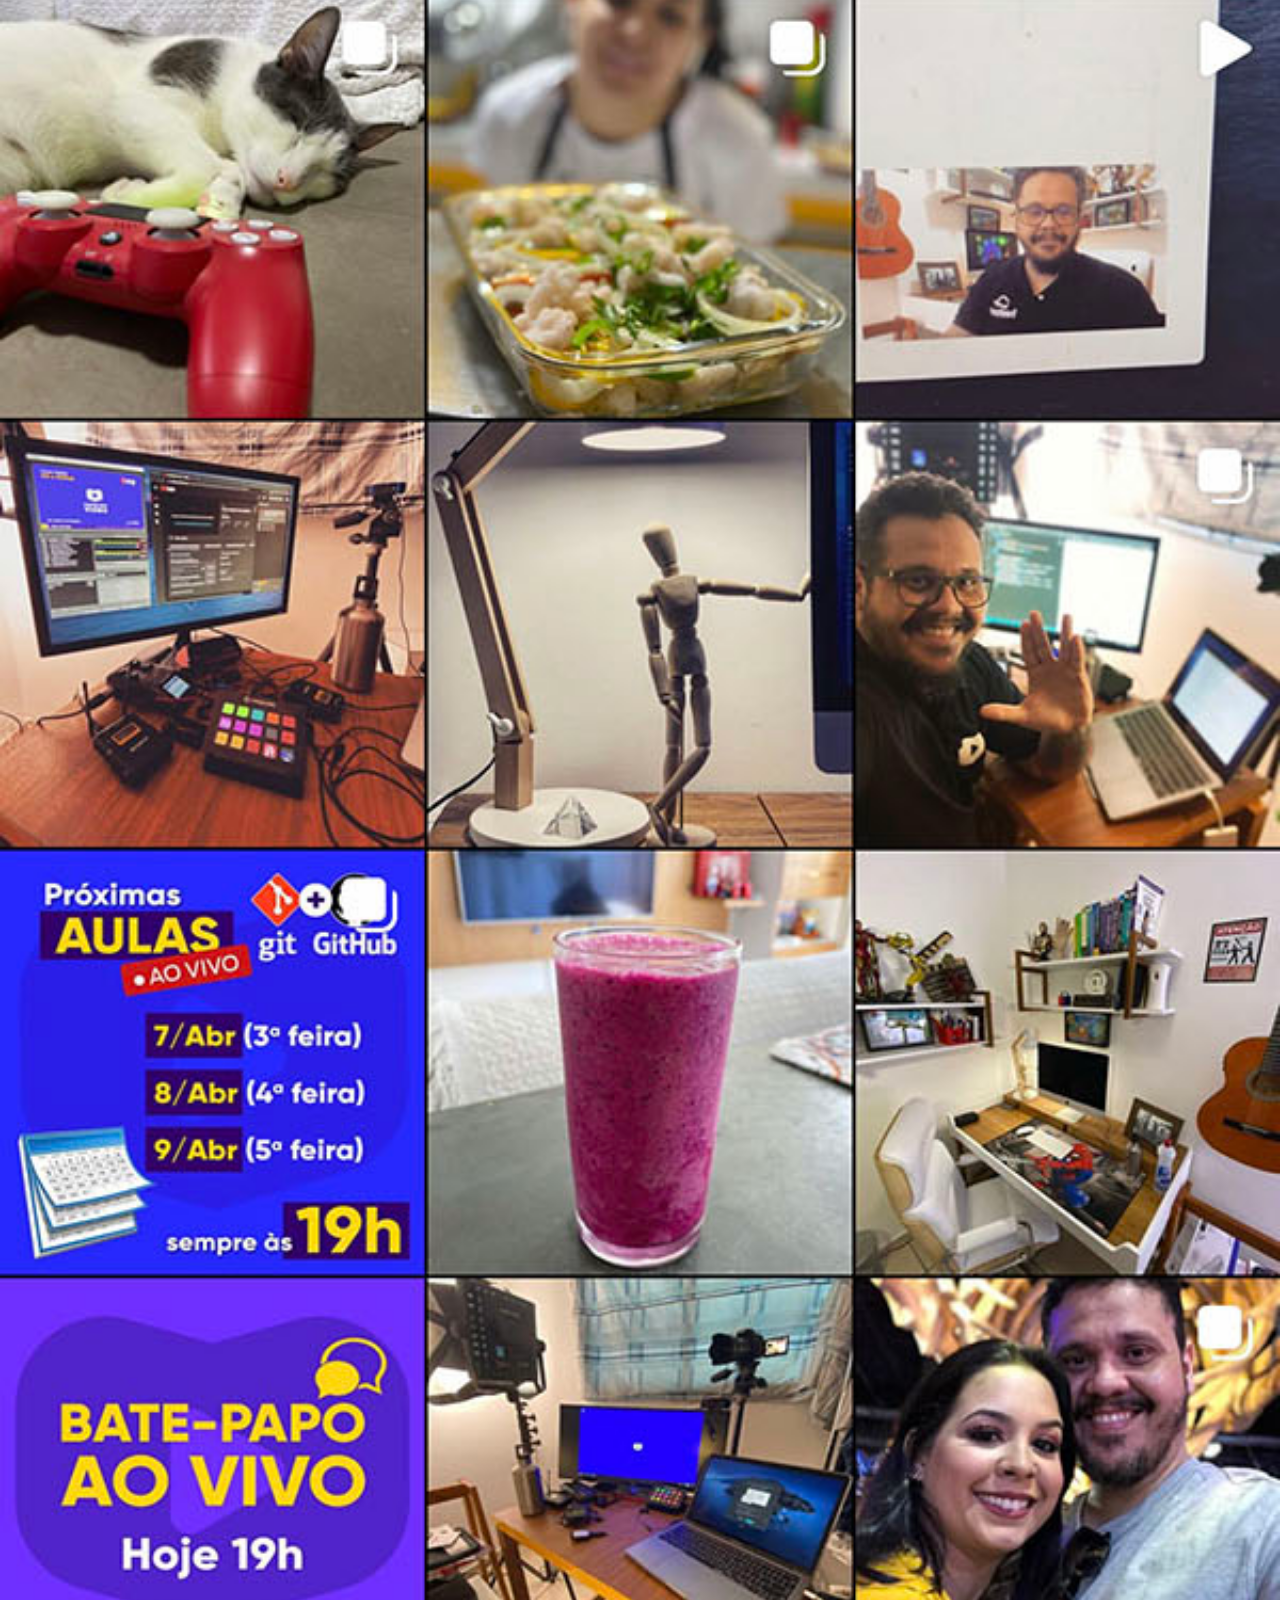
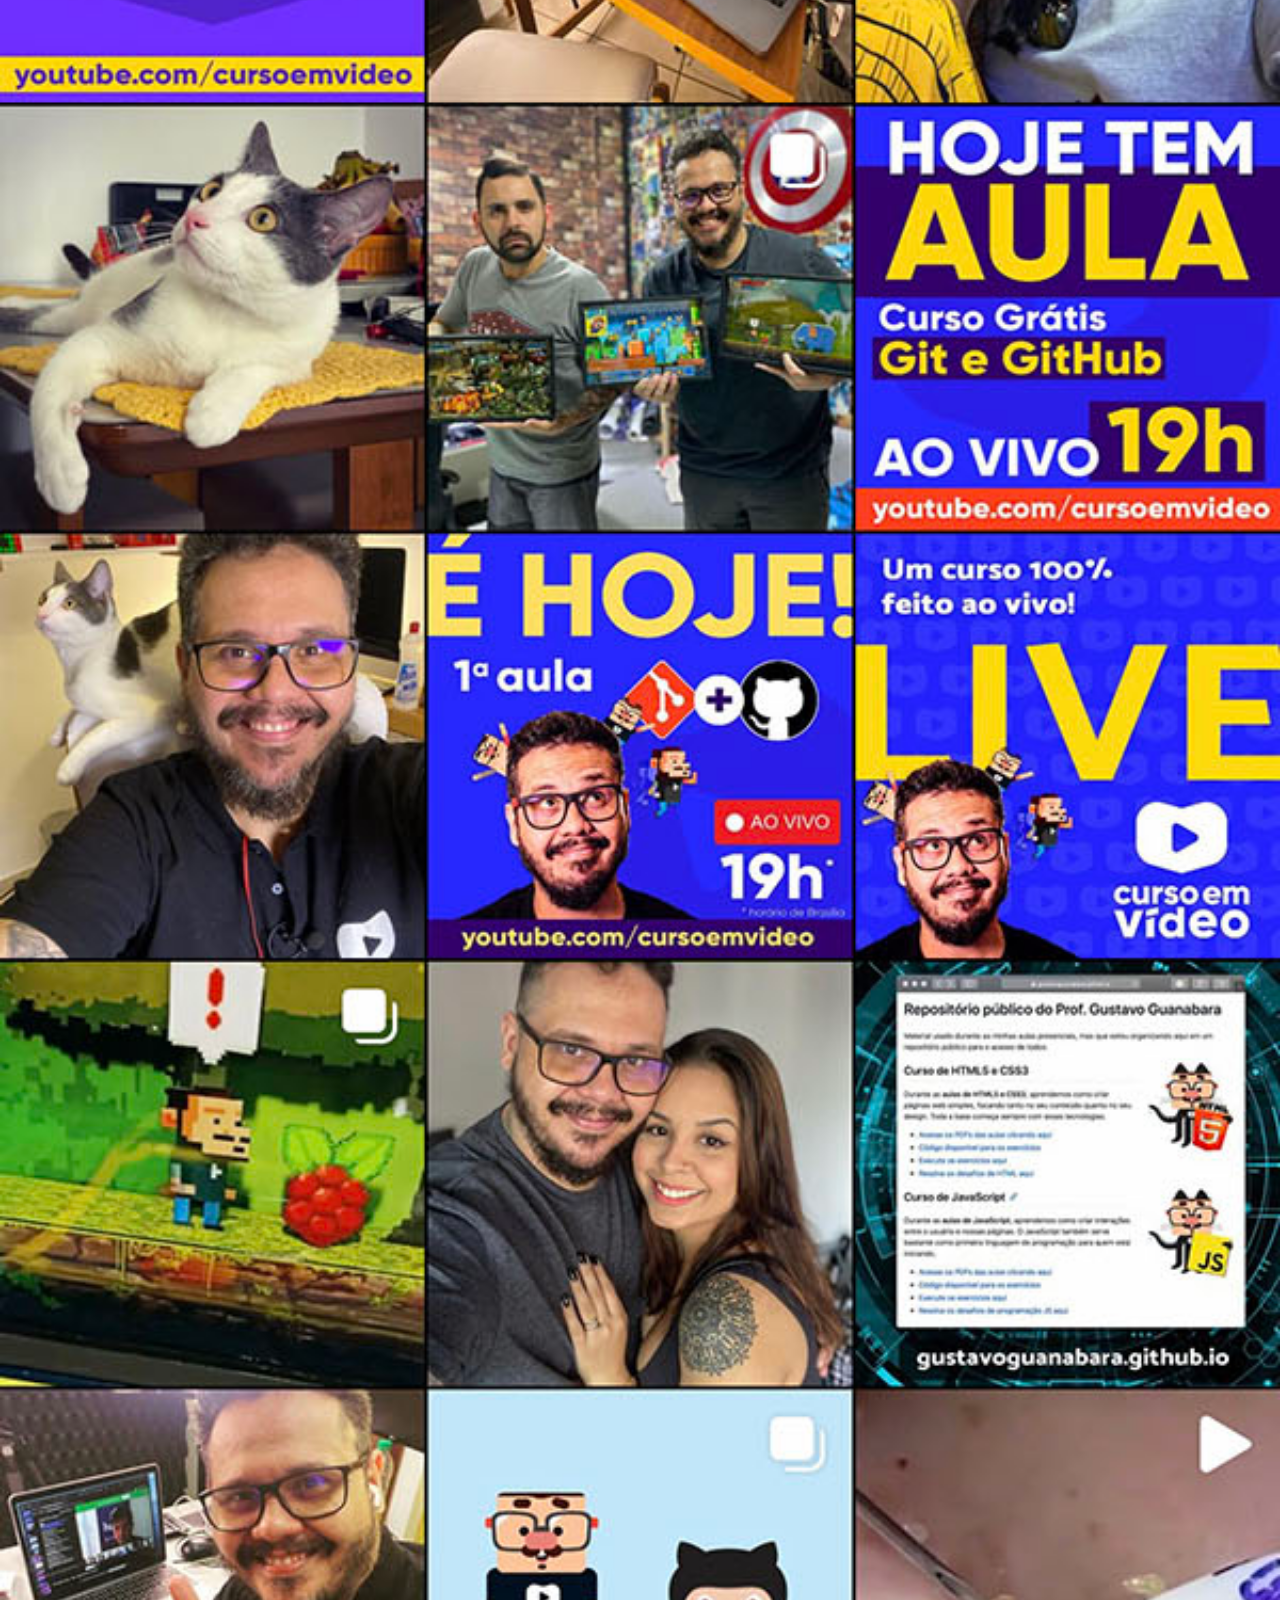
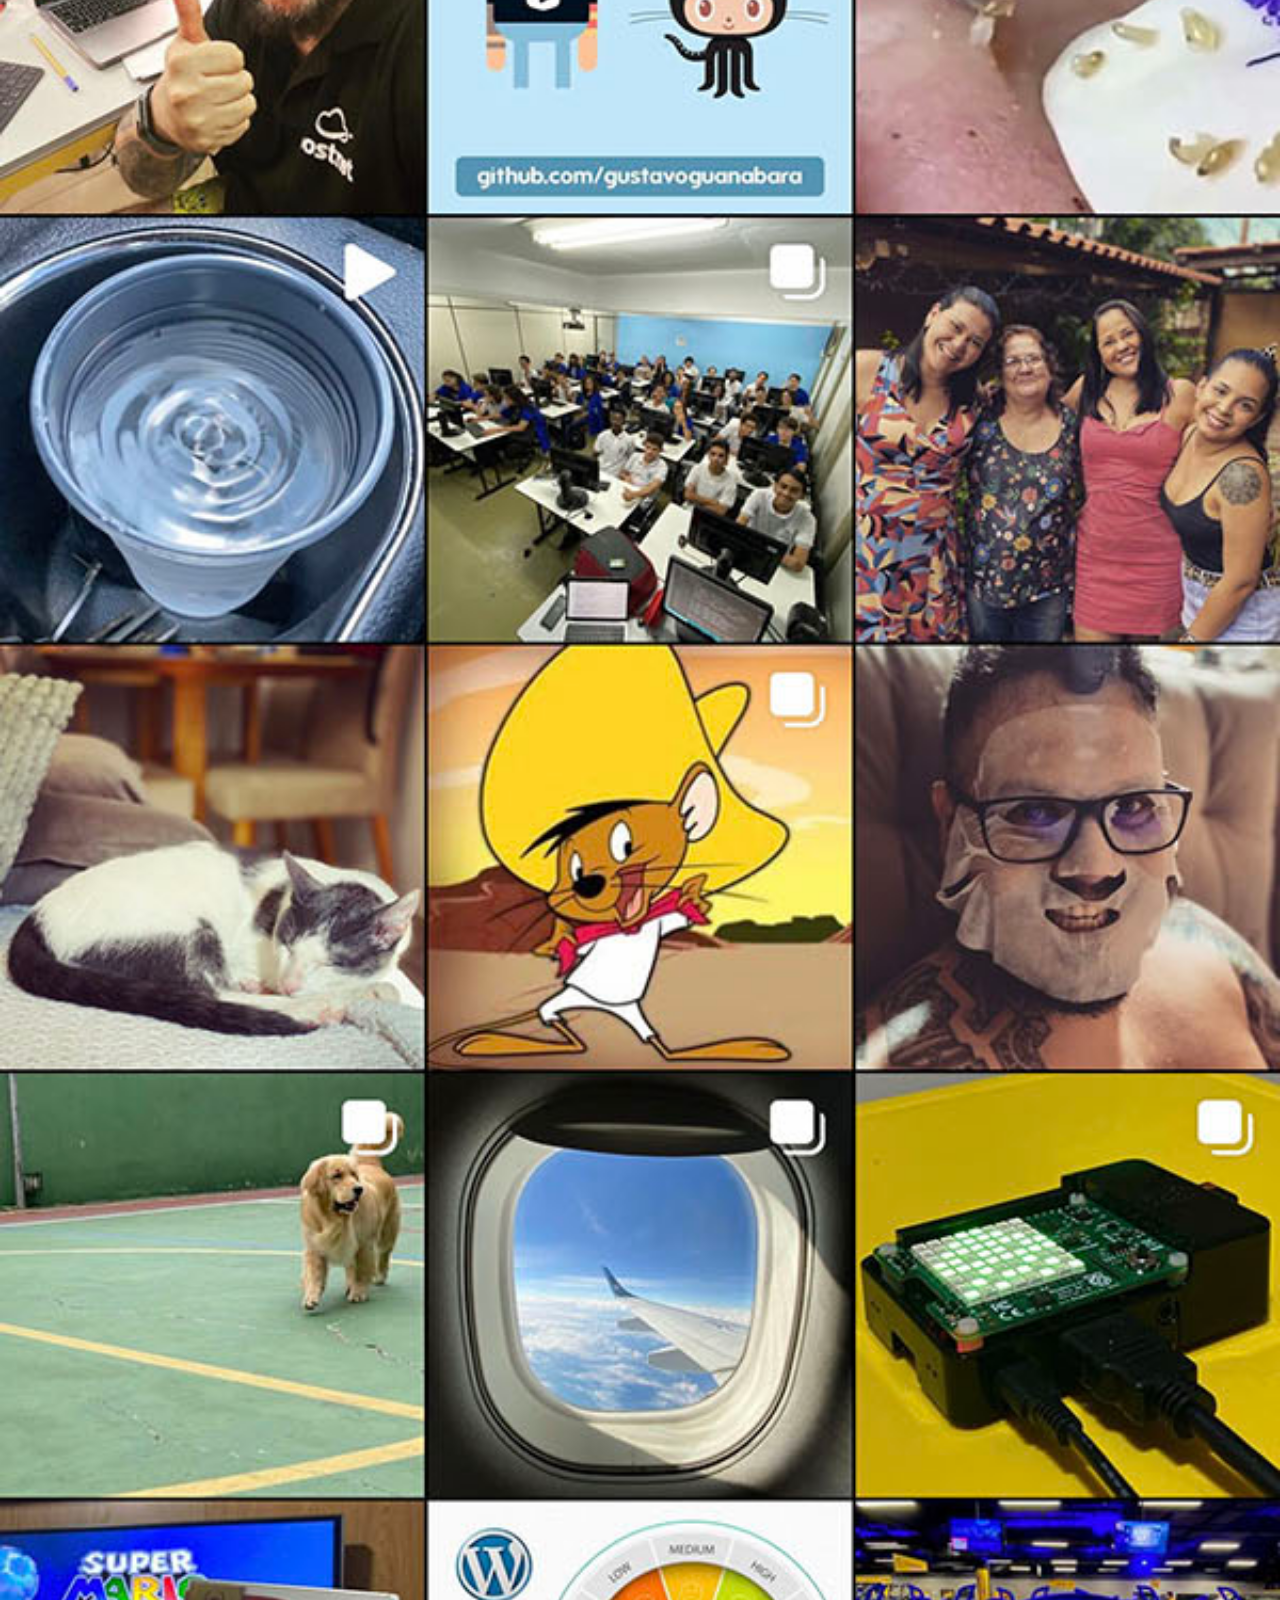
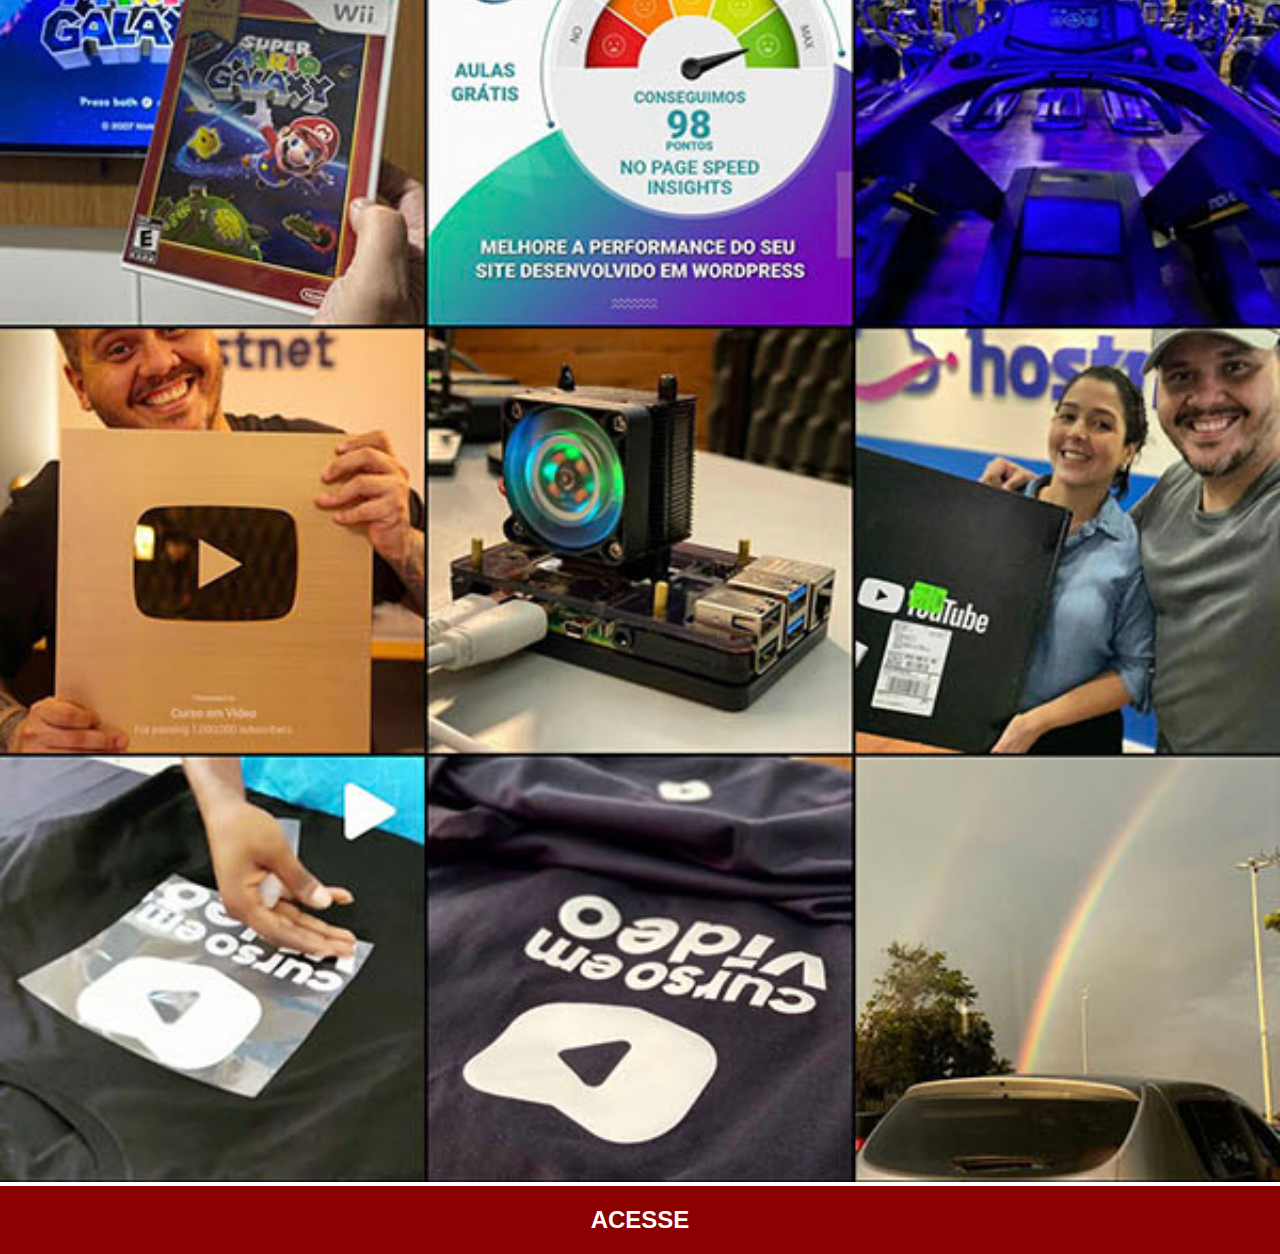
<file: insta.html>
<!DOCTYPE html>
<html lang="pt-br">
<head>
    <meta charset="UTF-8">
    <meta name="viewport" content="width=device-width, initial-scale=1.0">
    <title>insta</title>
    <link rel="stylesheet" href="style2.css">
</head>
<body>
    <img src="imagens/tela-instagram.jpg" alt="">
    <a href="https://www.instagram.com/gustavoguanabara/" target="_blank">ACESSE</a>
</body>
</html>
</file>
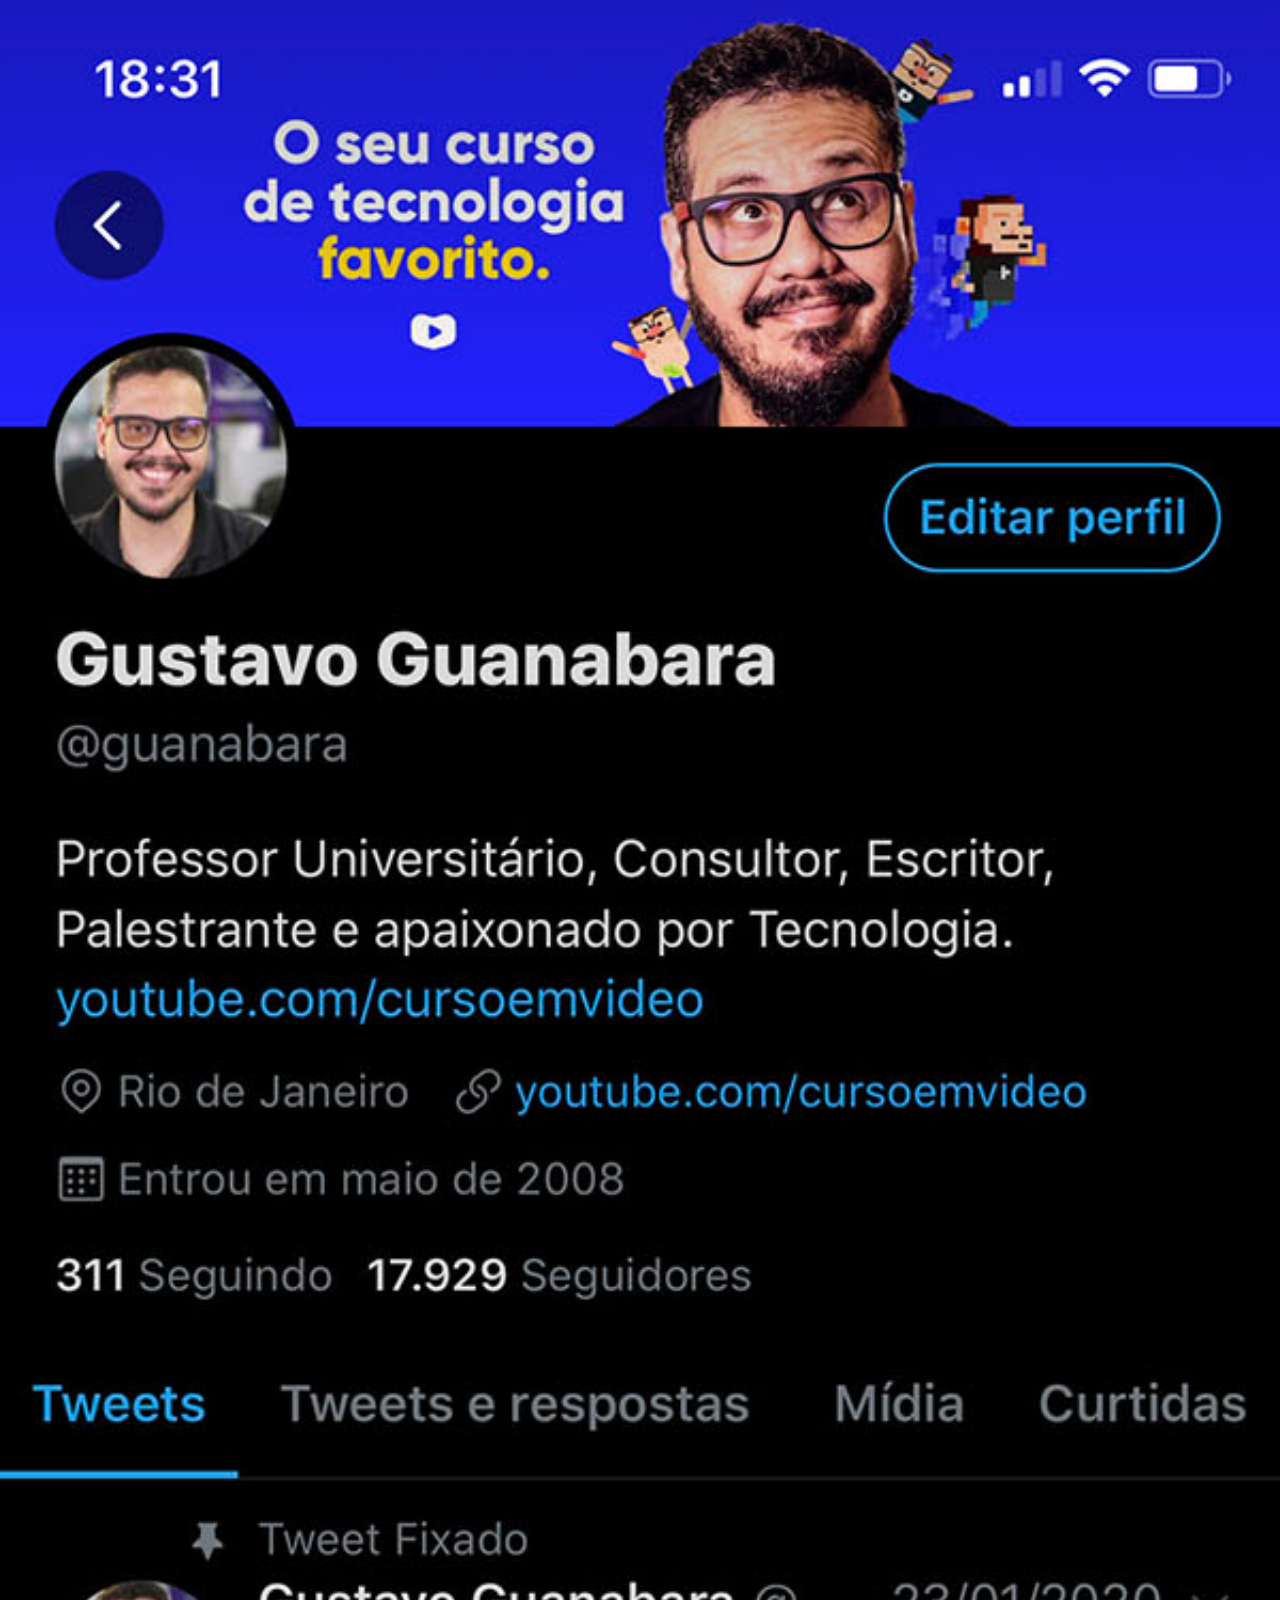
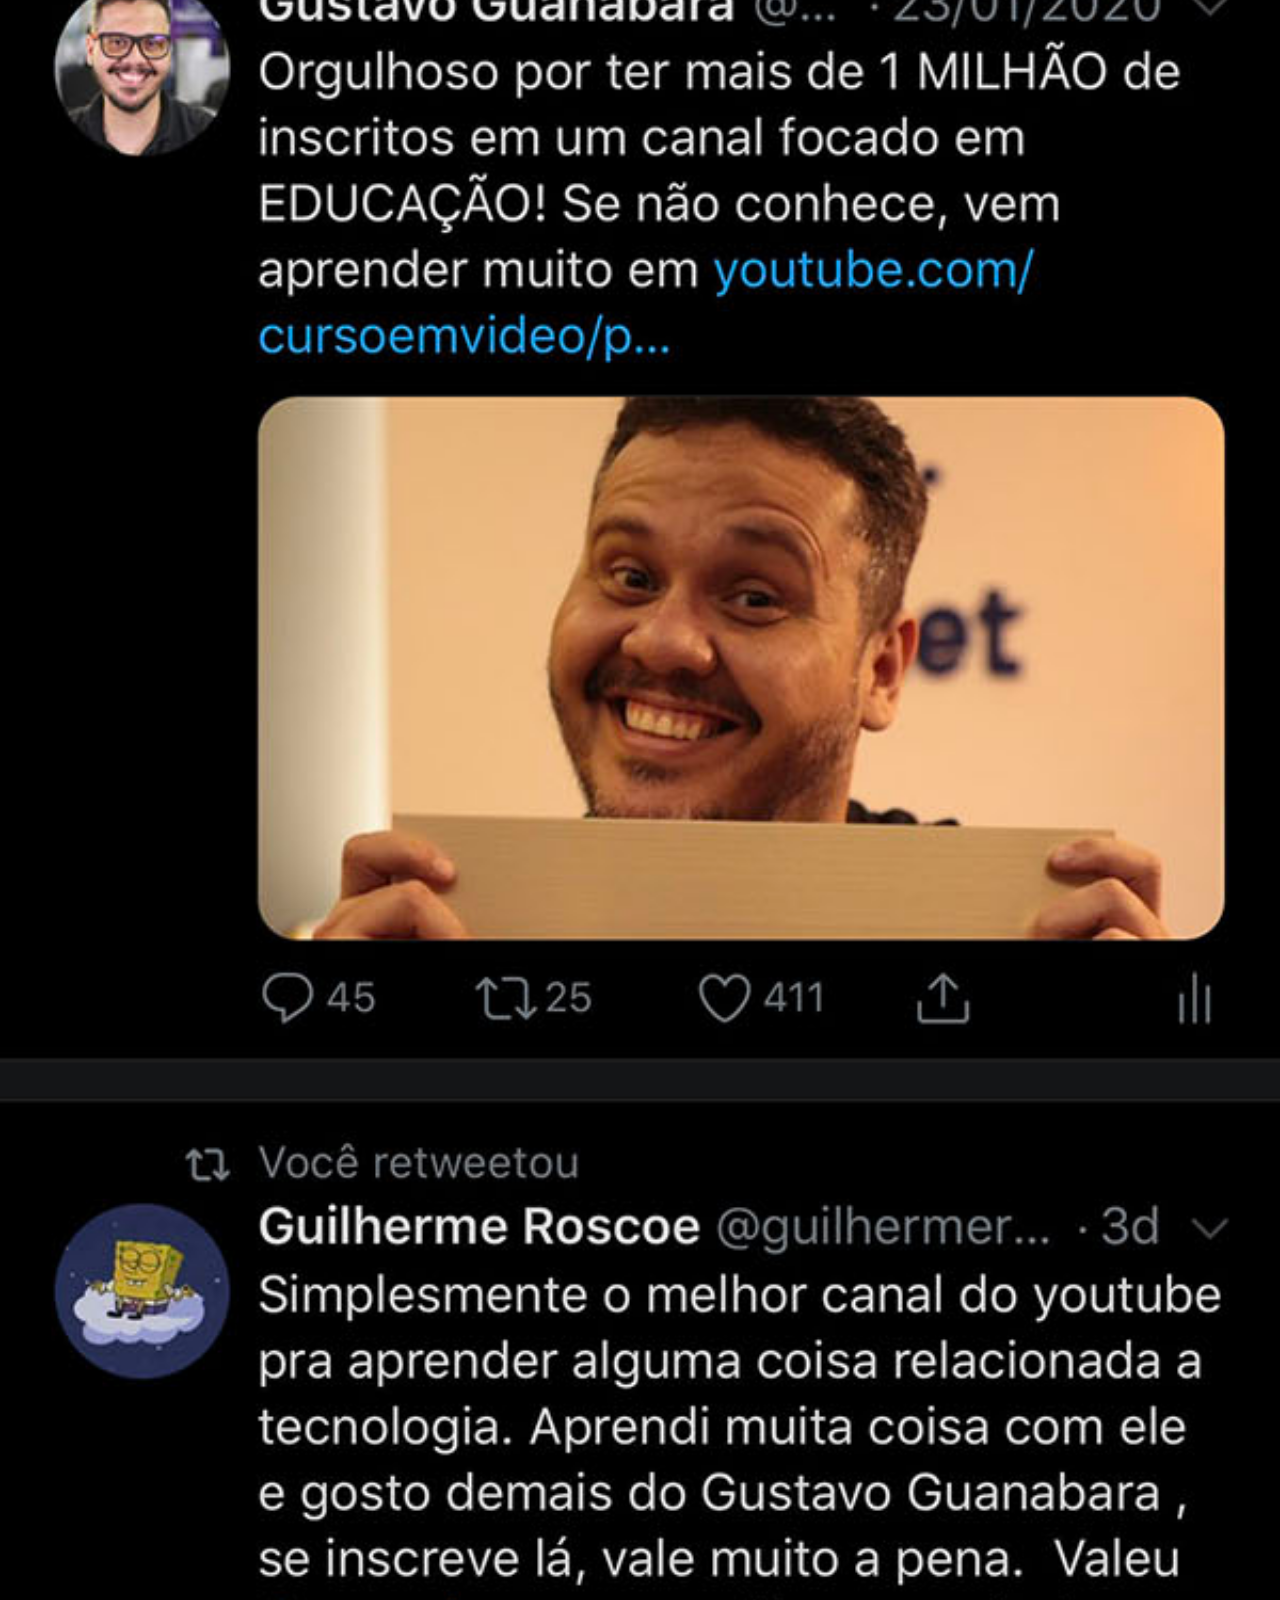
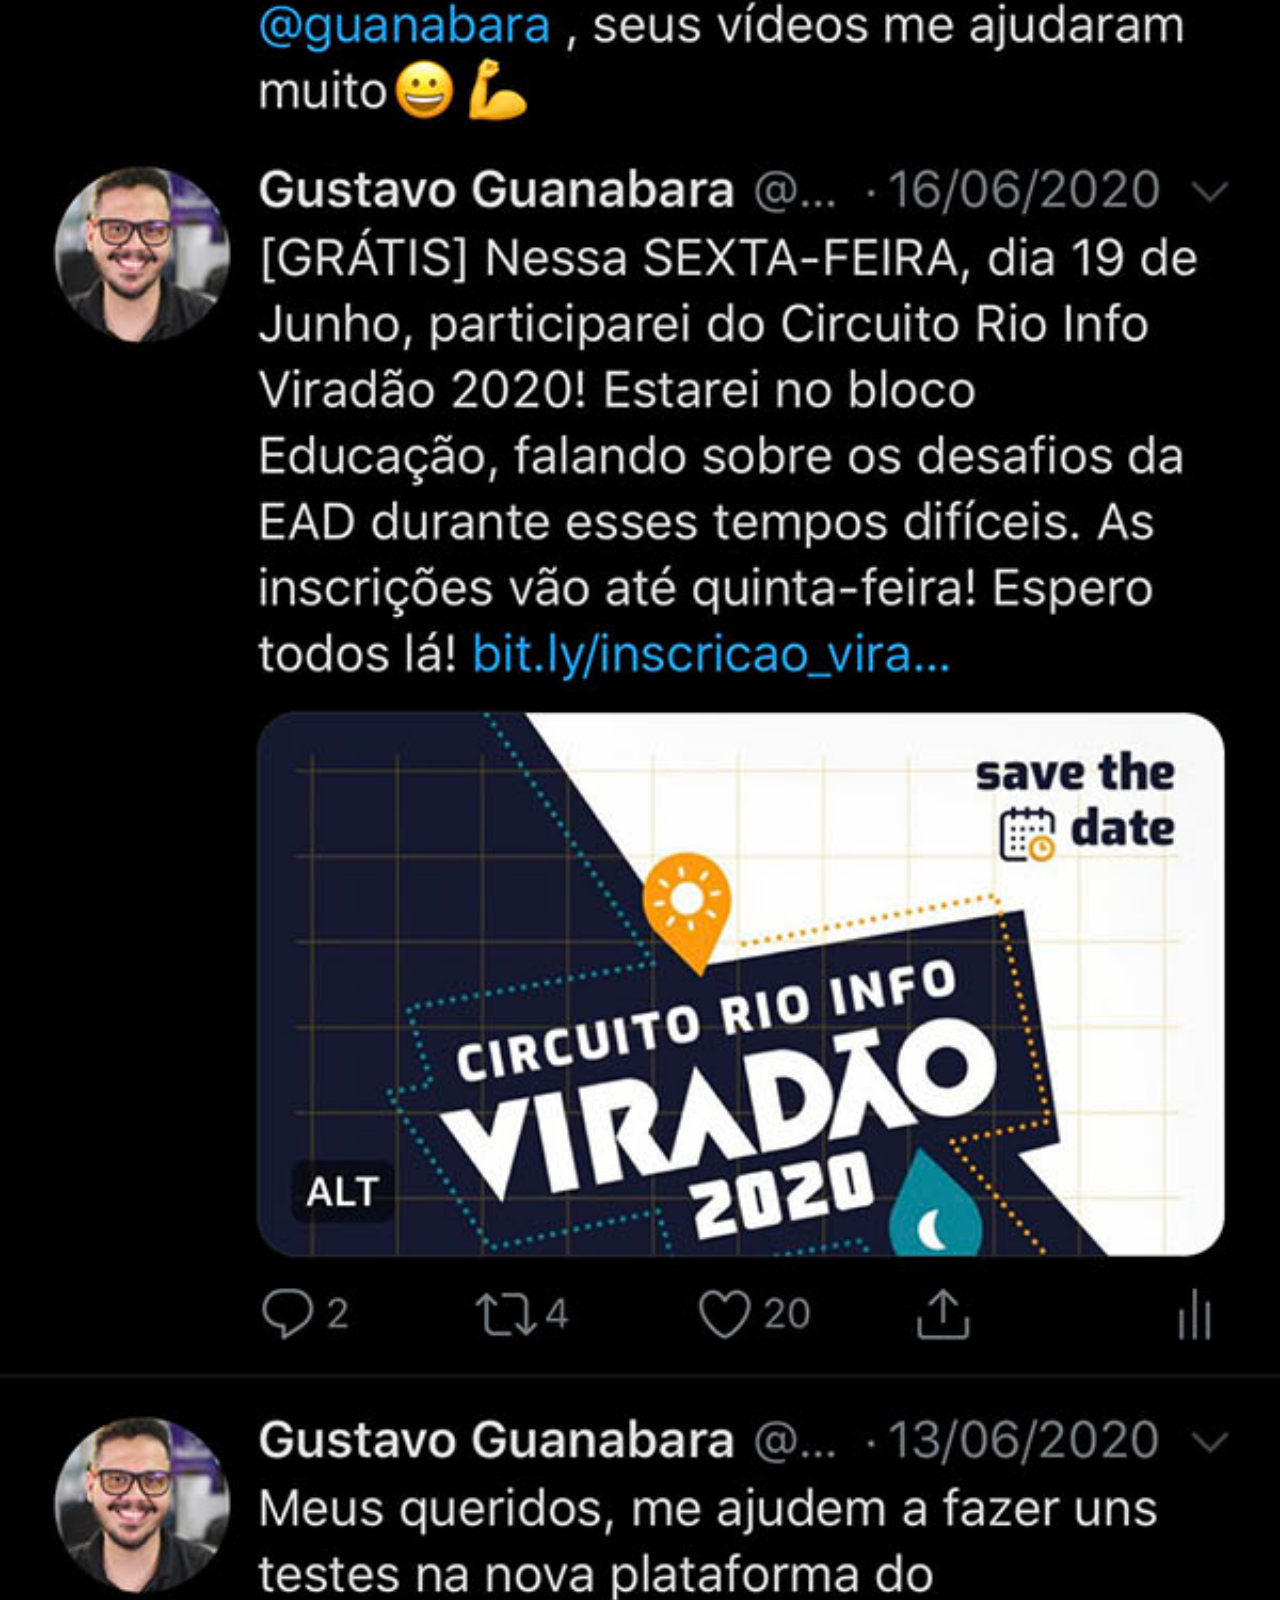
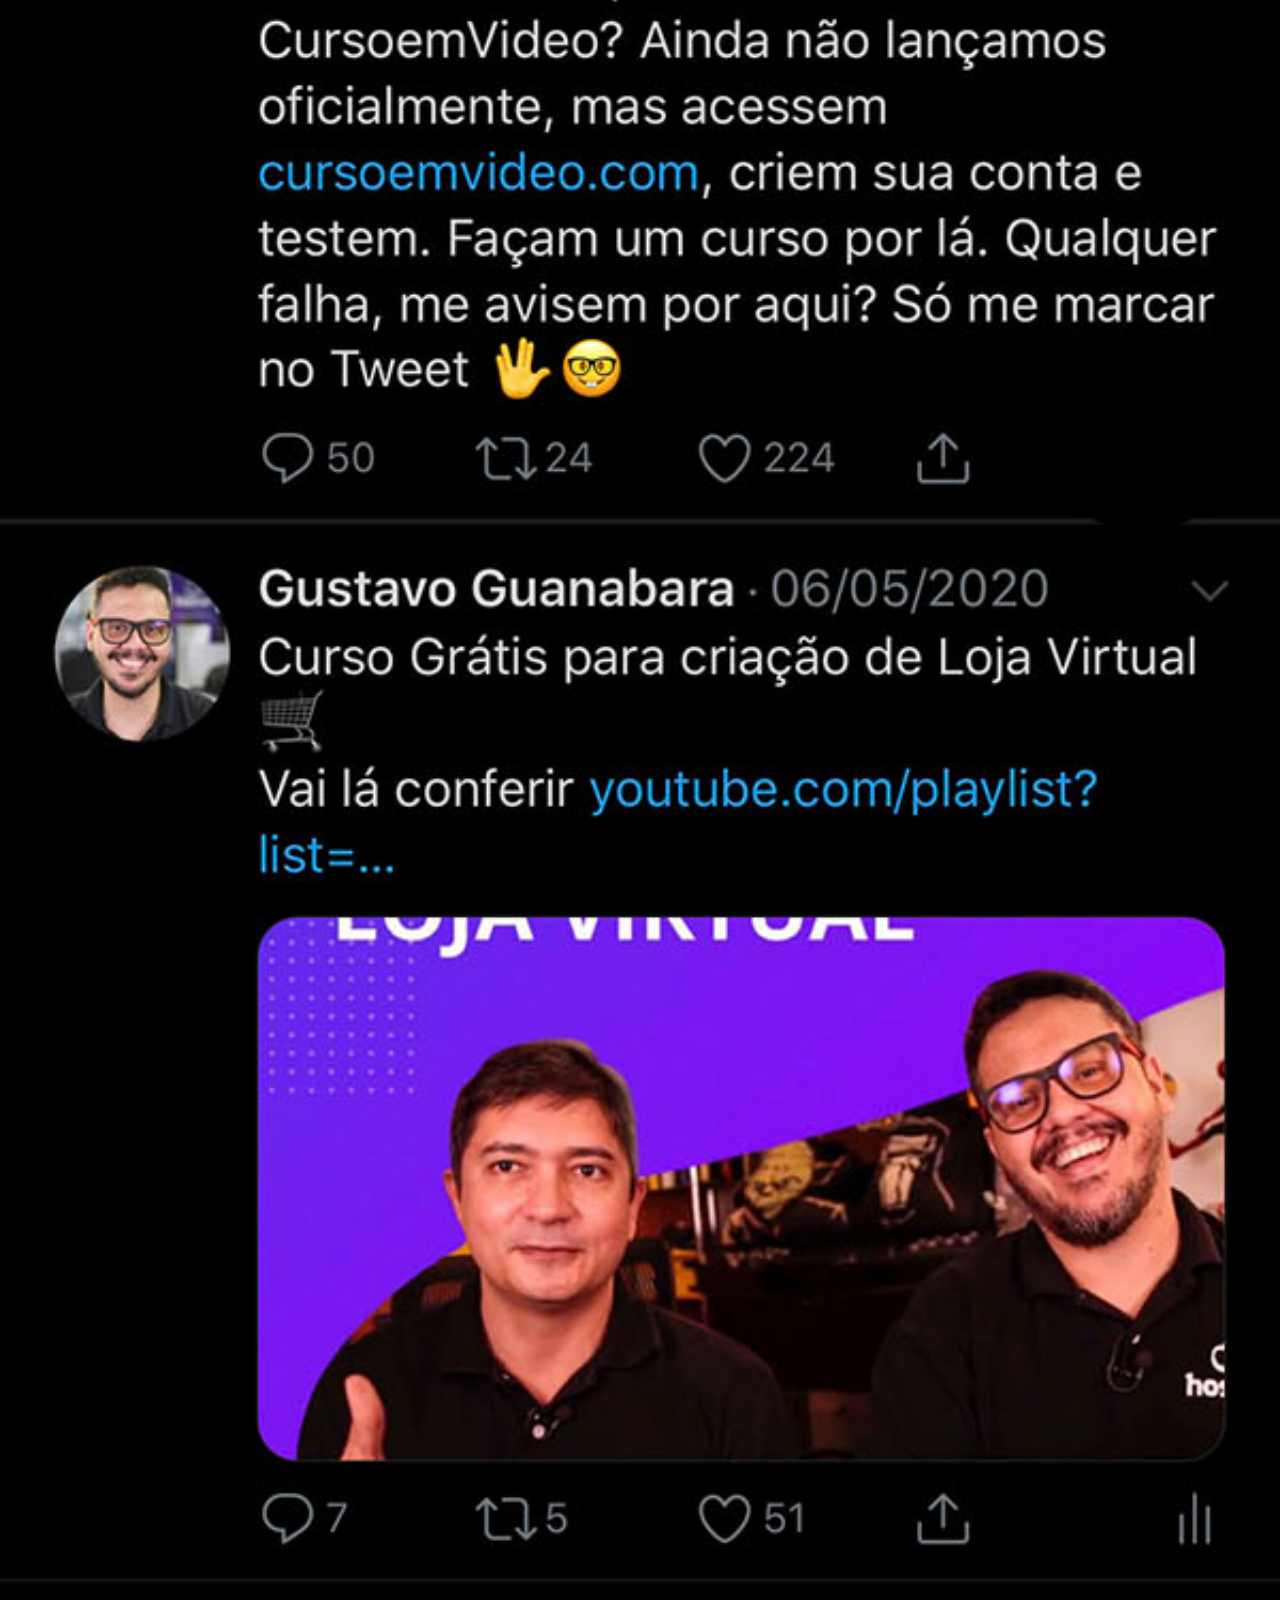
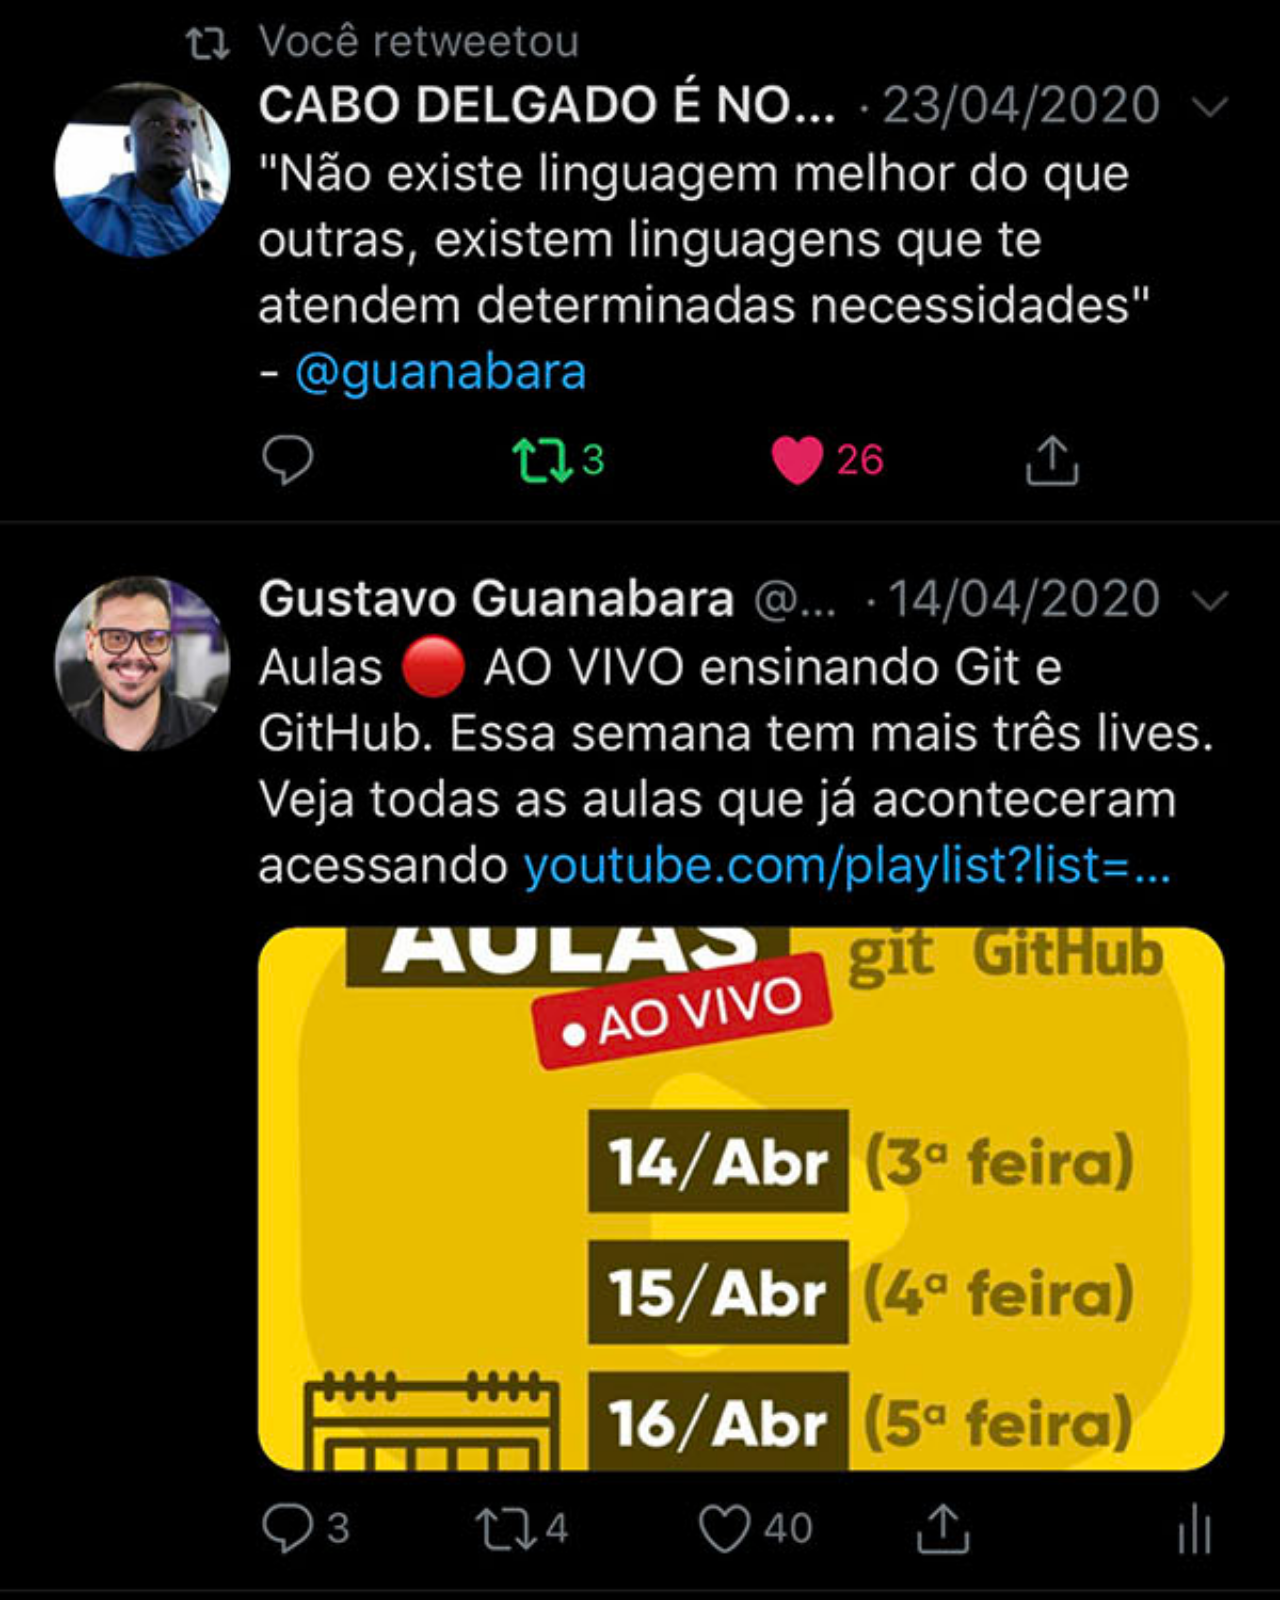
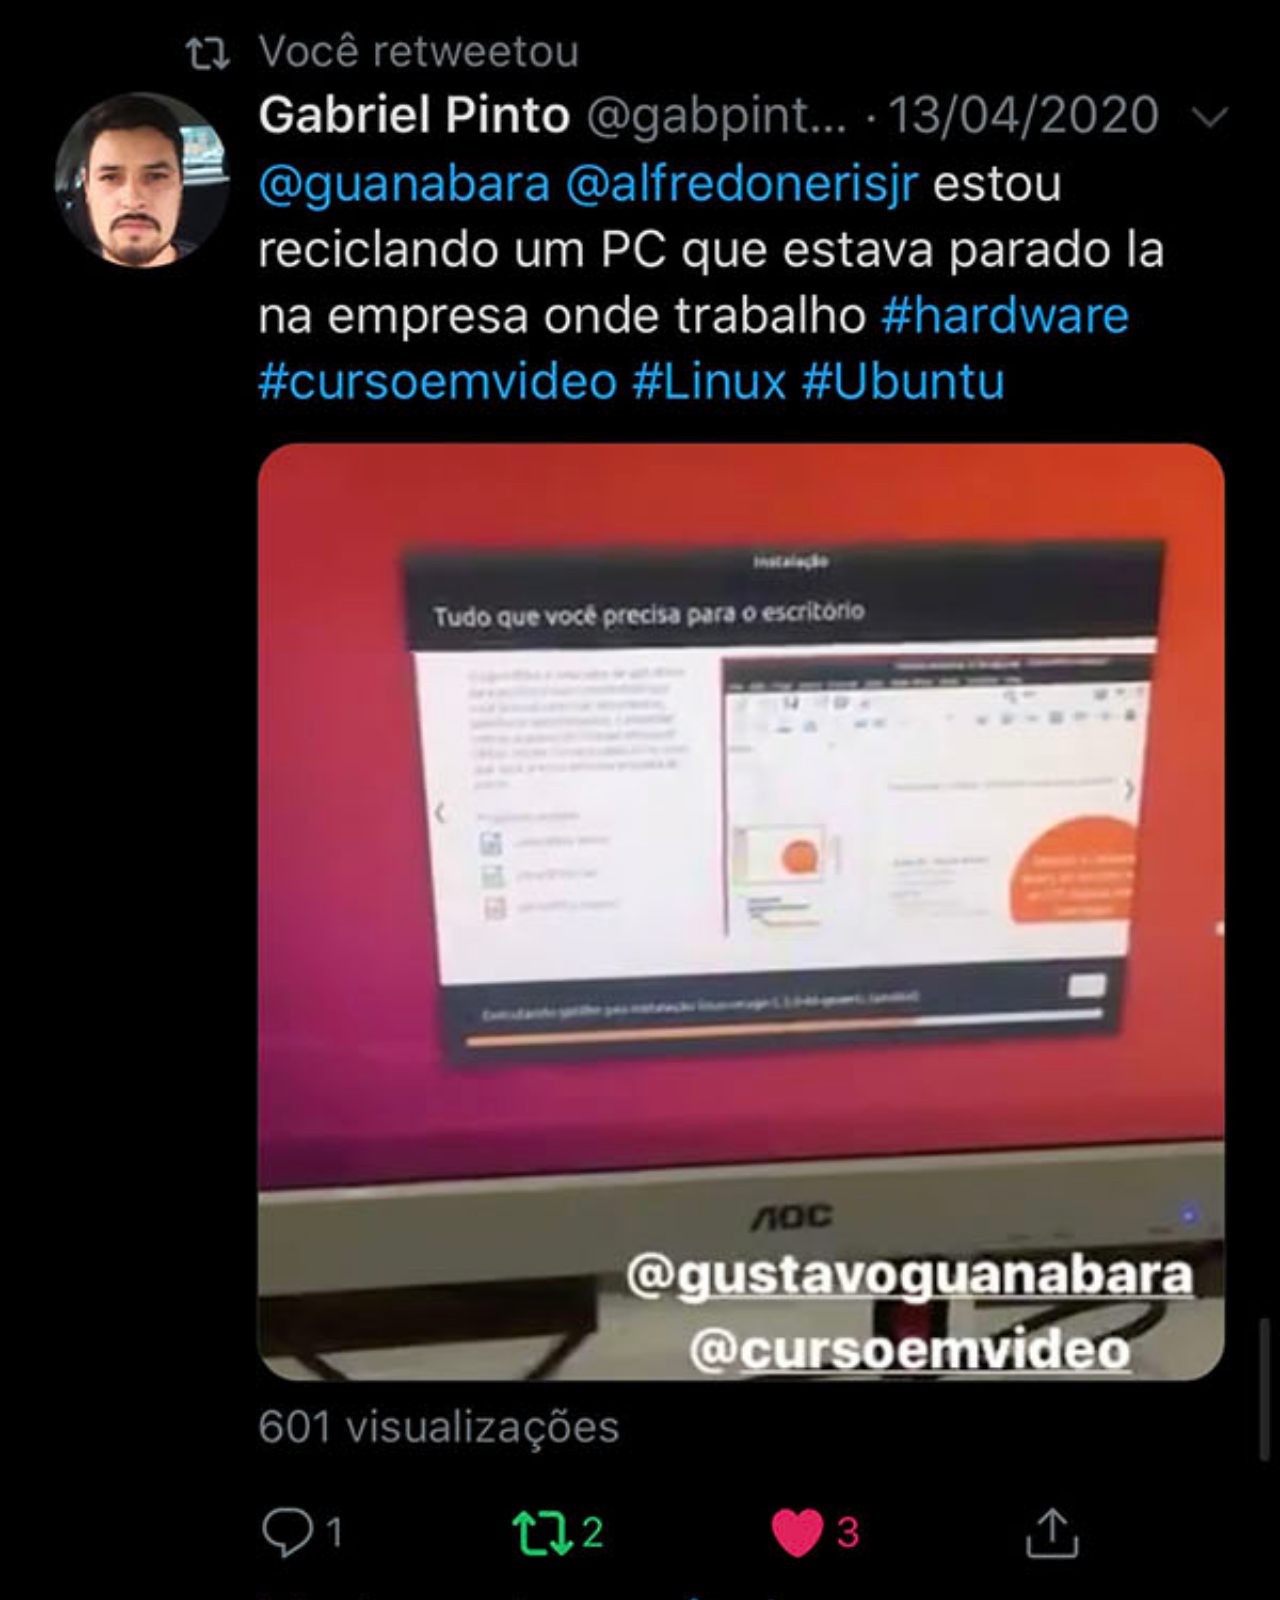
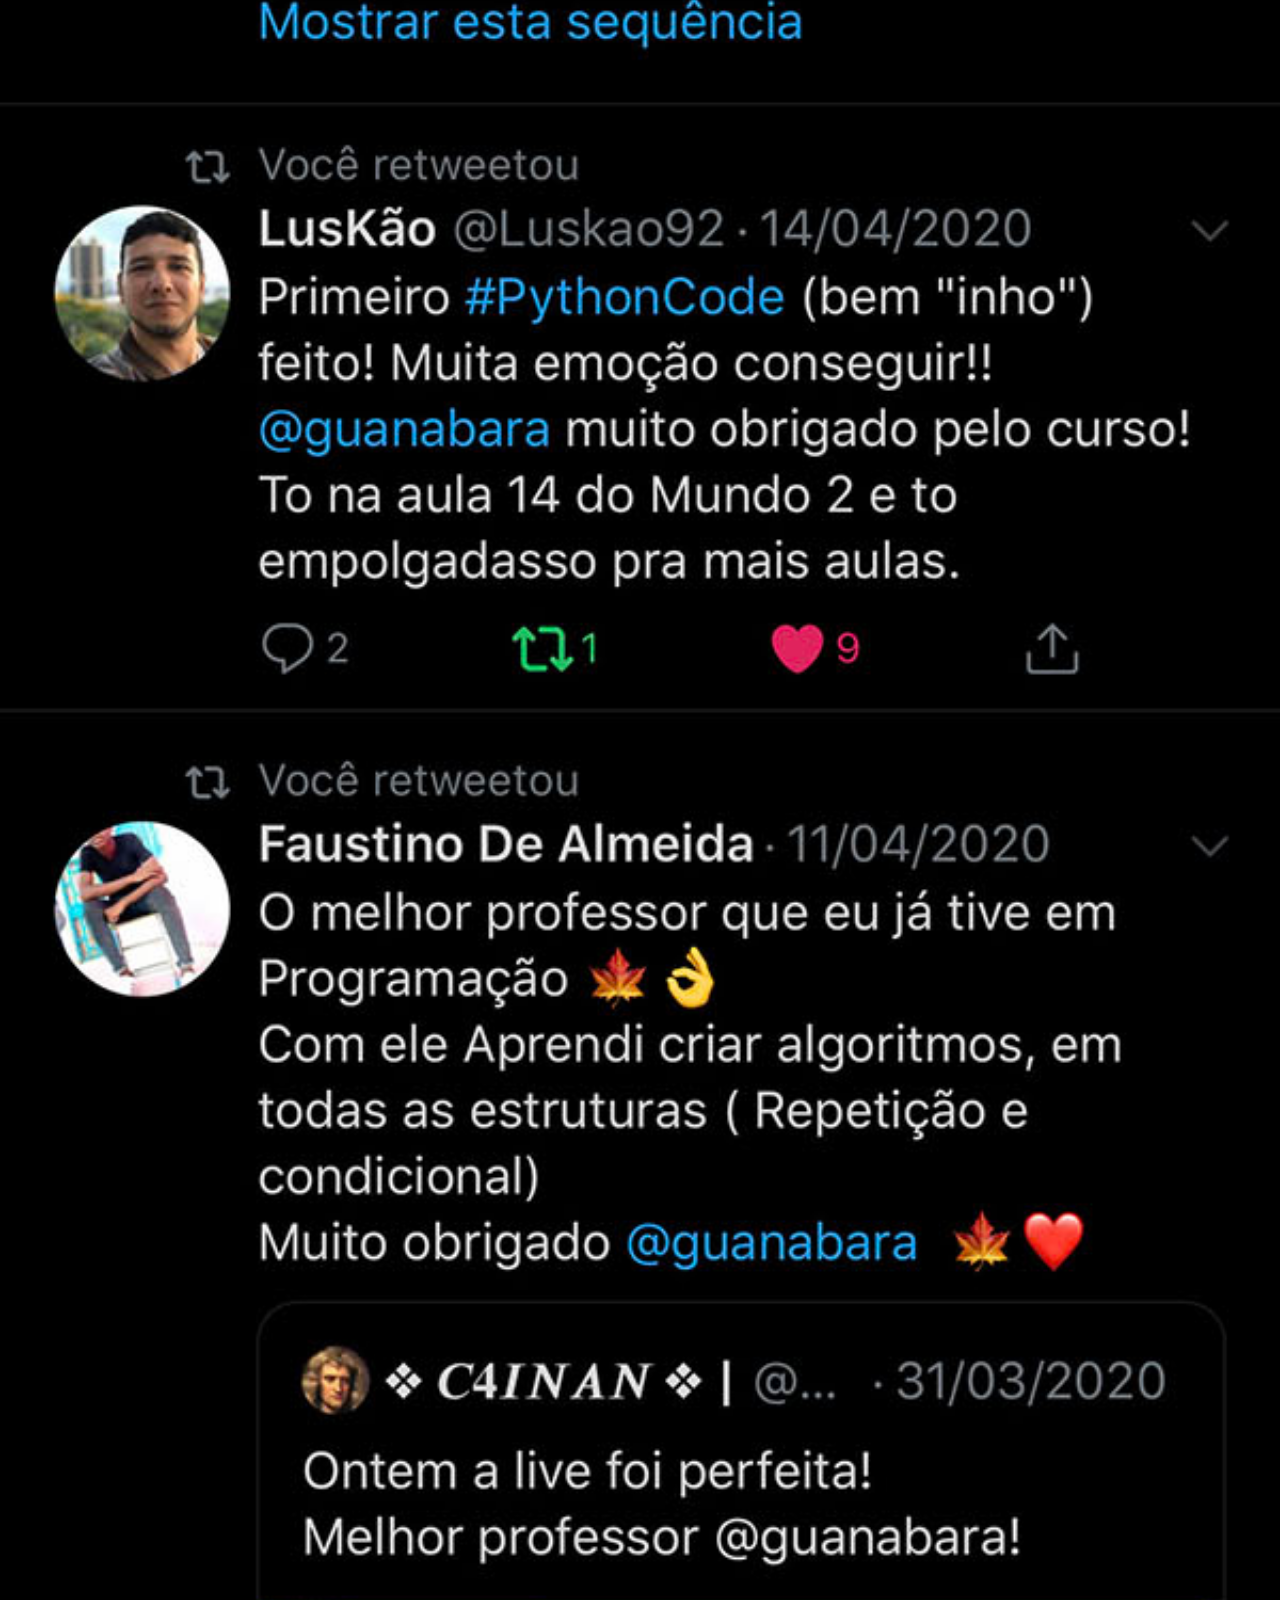
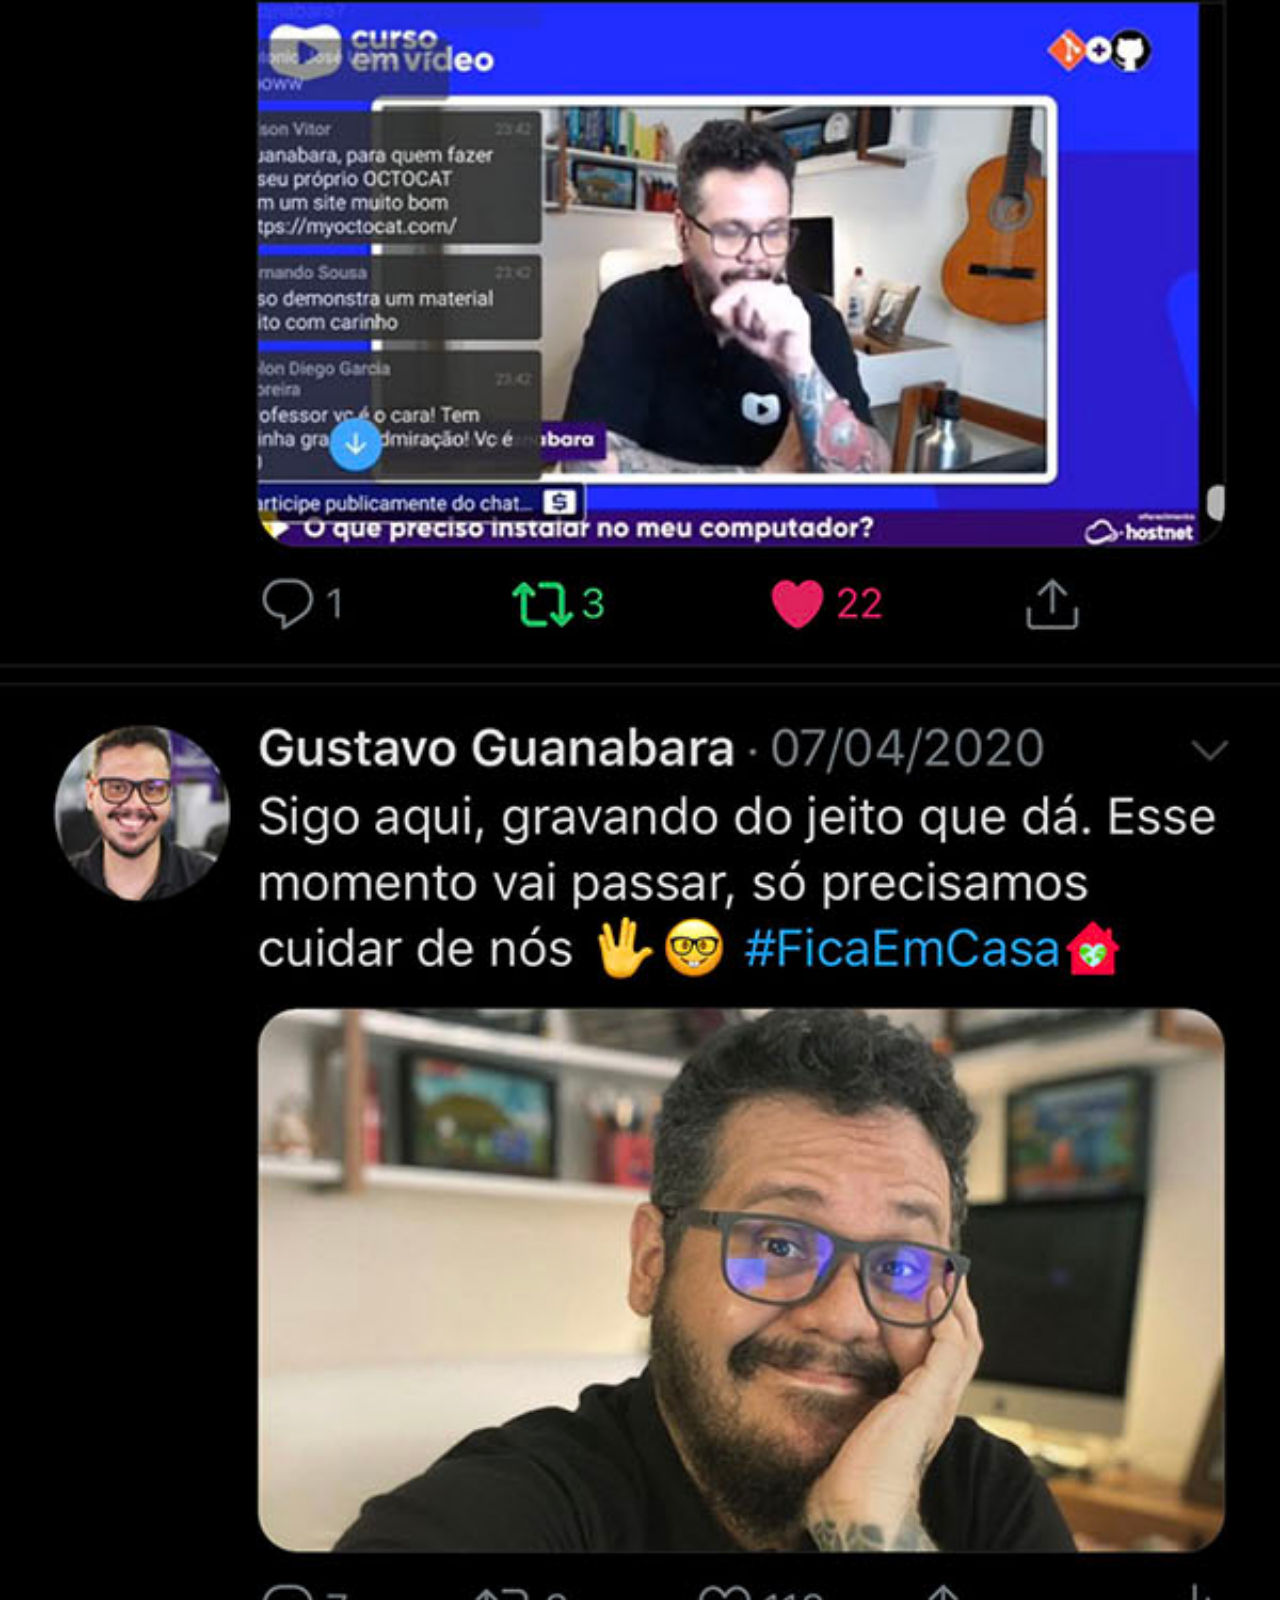
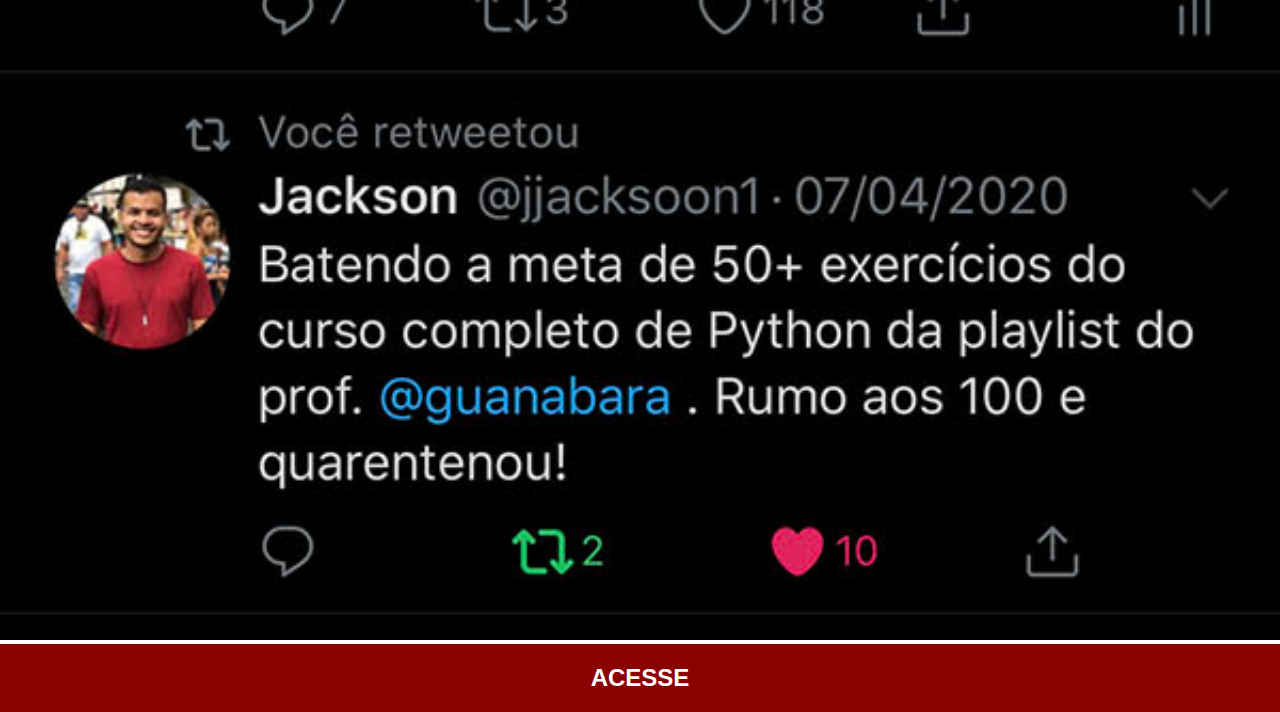
<file: x.html>
<!DOCTYPE html>
<html lang="pt-br">
<head>
    <meta charset="UTF-8">
    <meta name="viewport" content="width=device-width, initial-scale=1.0">
    <title>X</title>
    <link rel="stylesheet" href="style2.css">
</head>
<body>
    <img src="imagens/tela-twitter.jpg" alt="">
    <a href="https://x.com/guanabara" target="_blank">ACESSE</a>
</body>
</html>
</file>
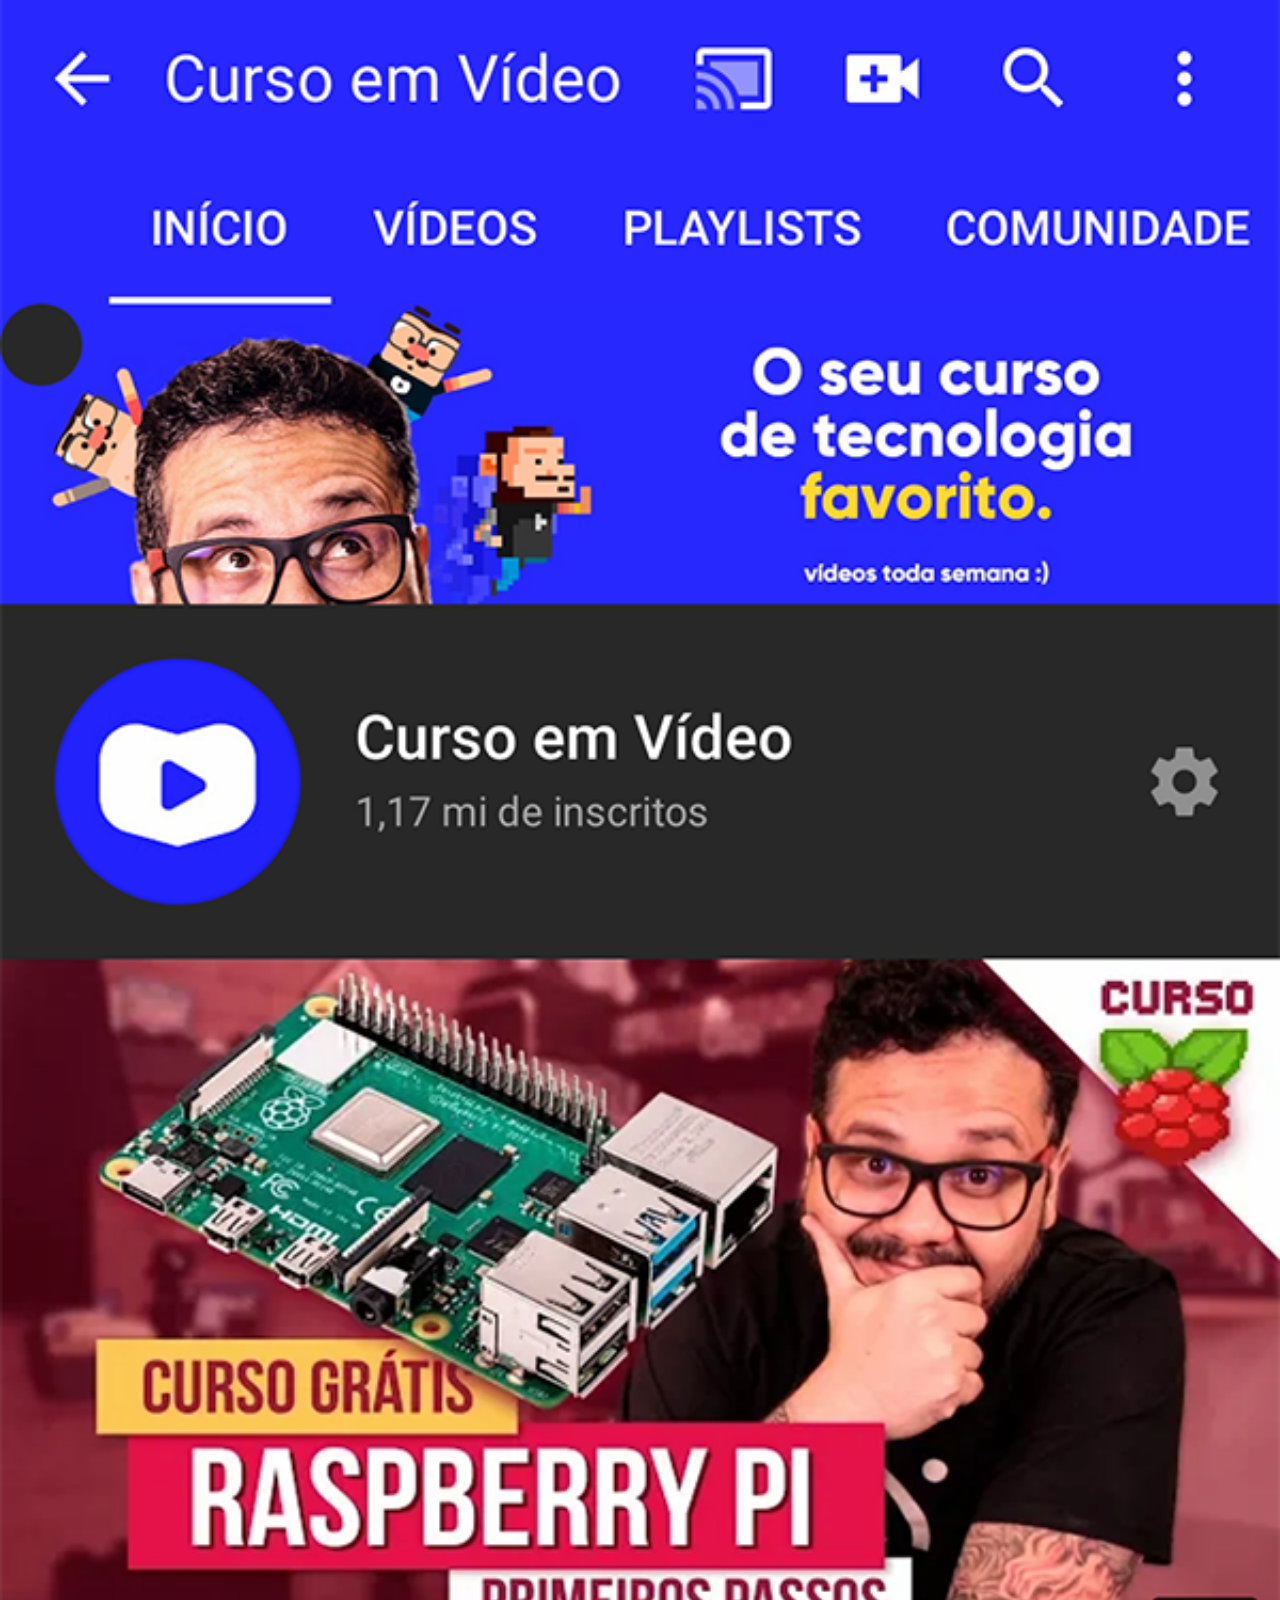
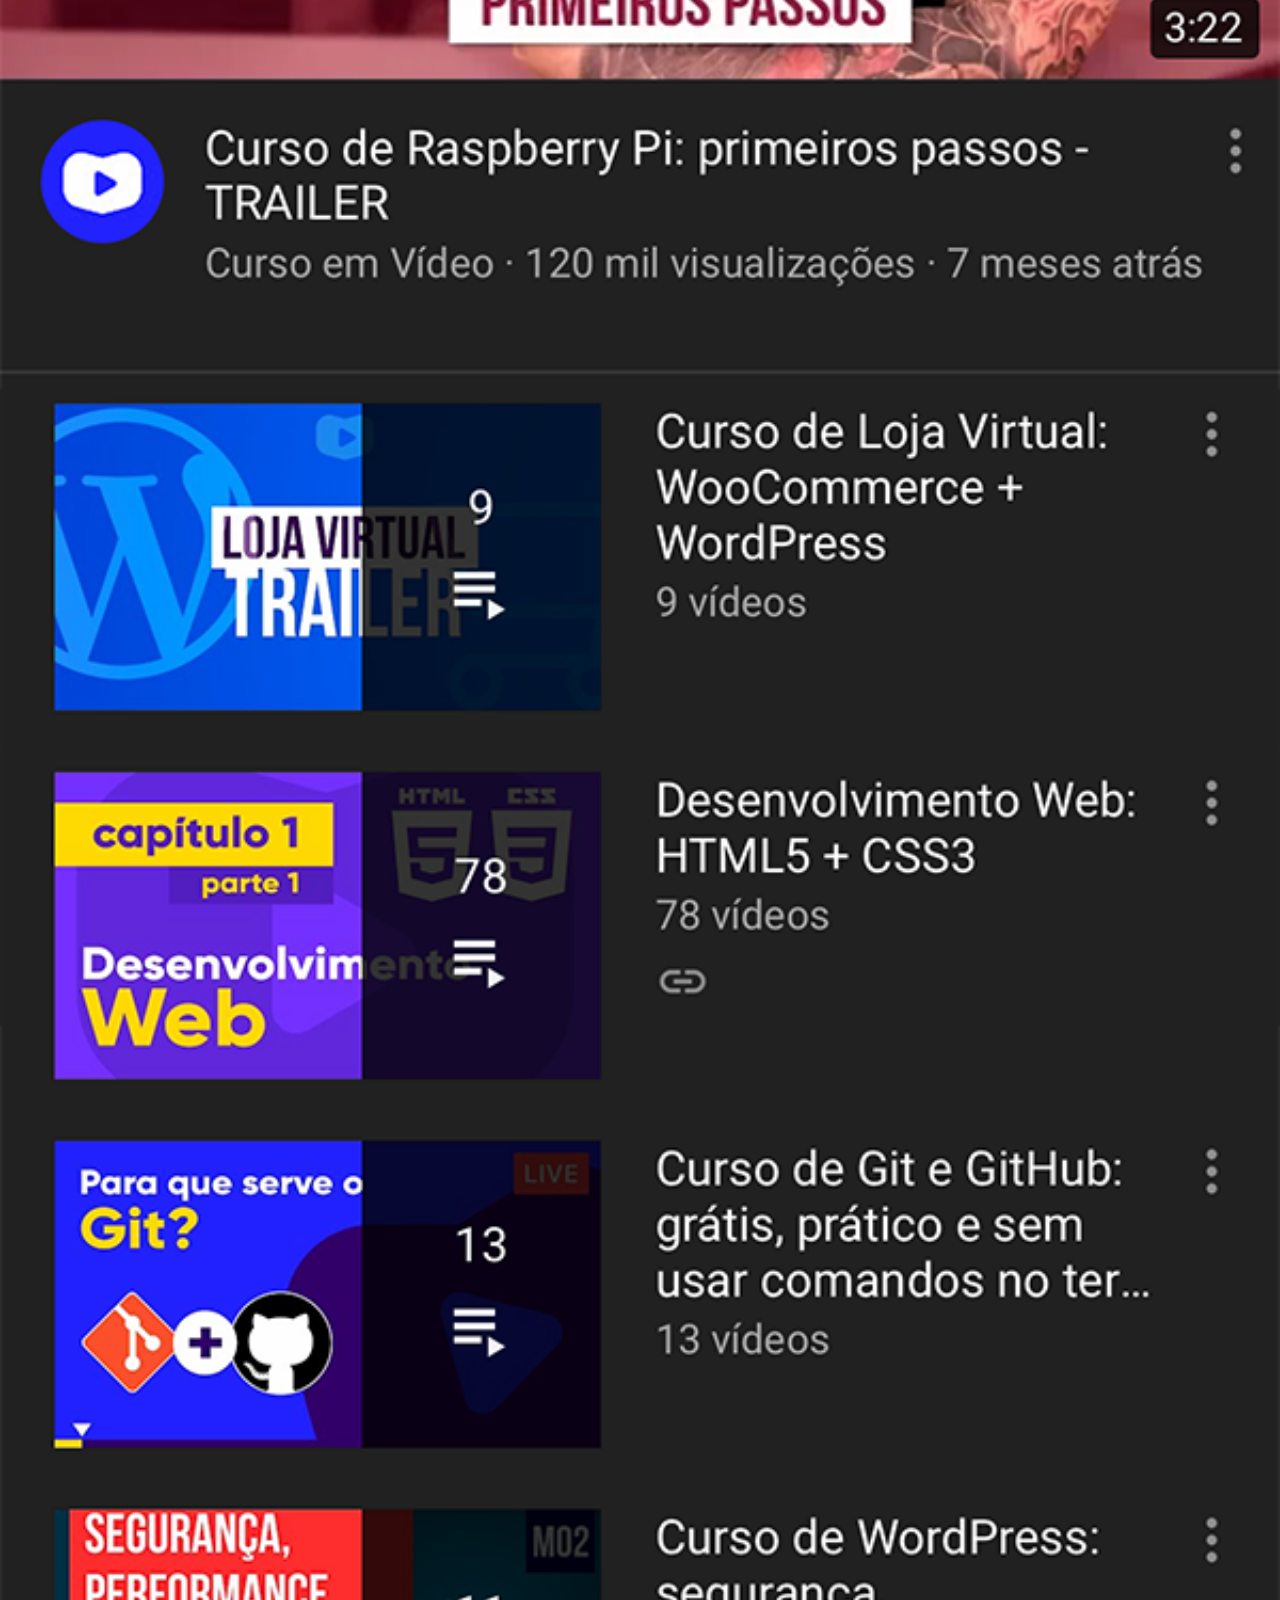
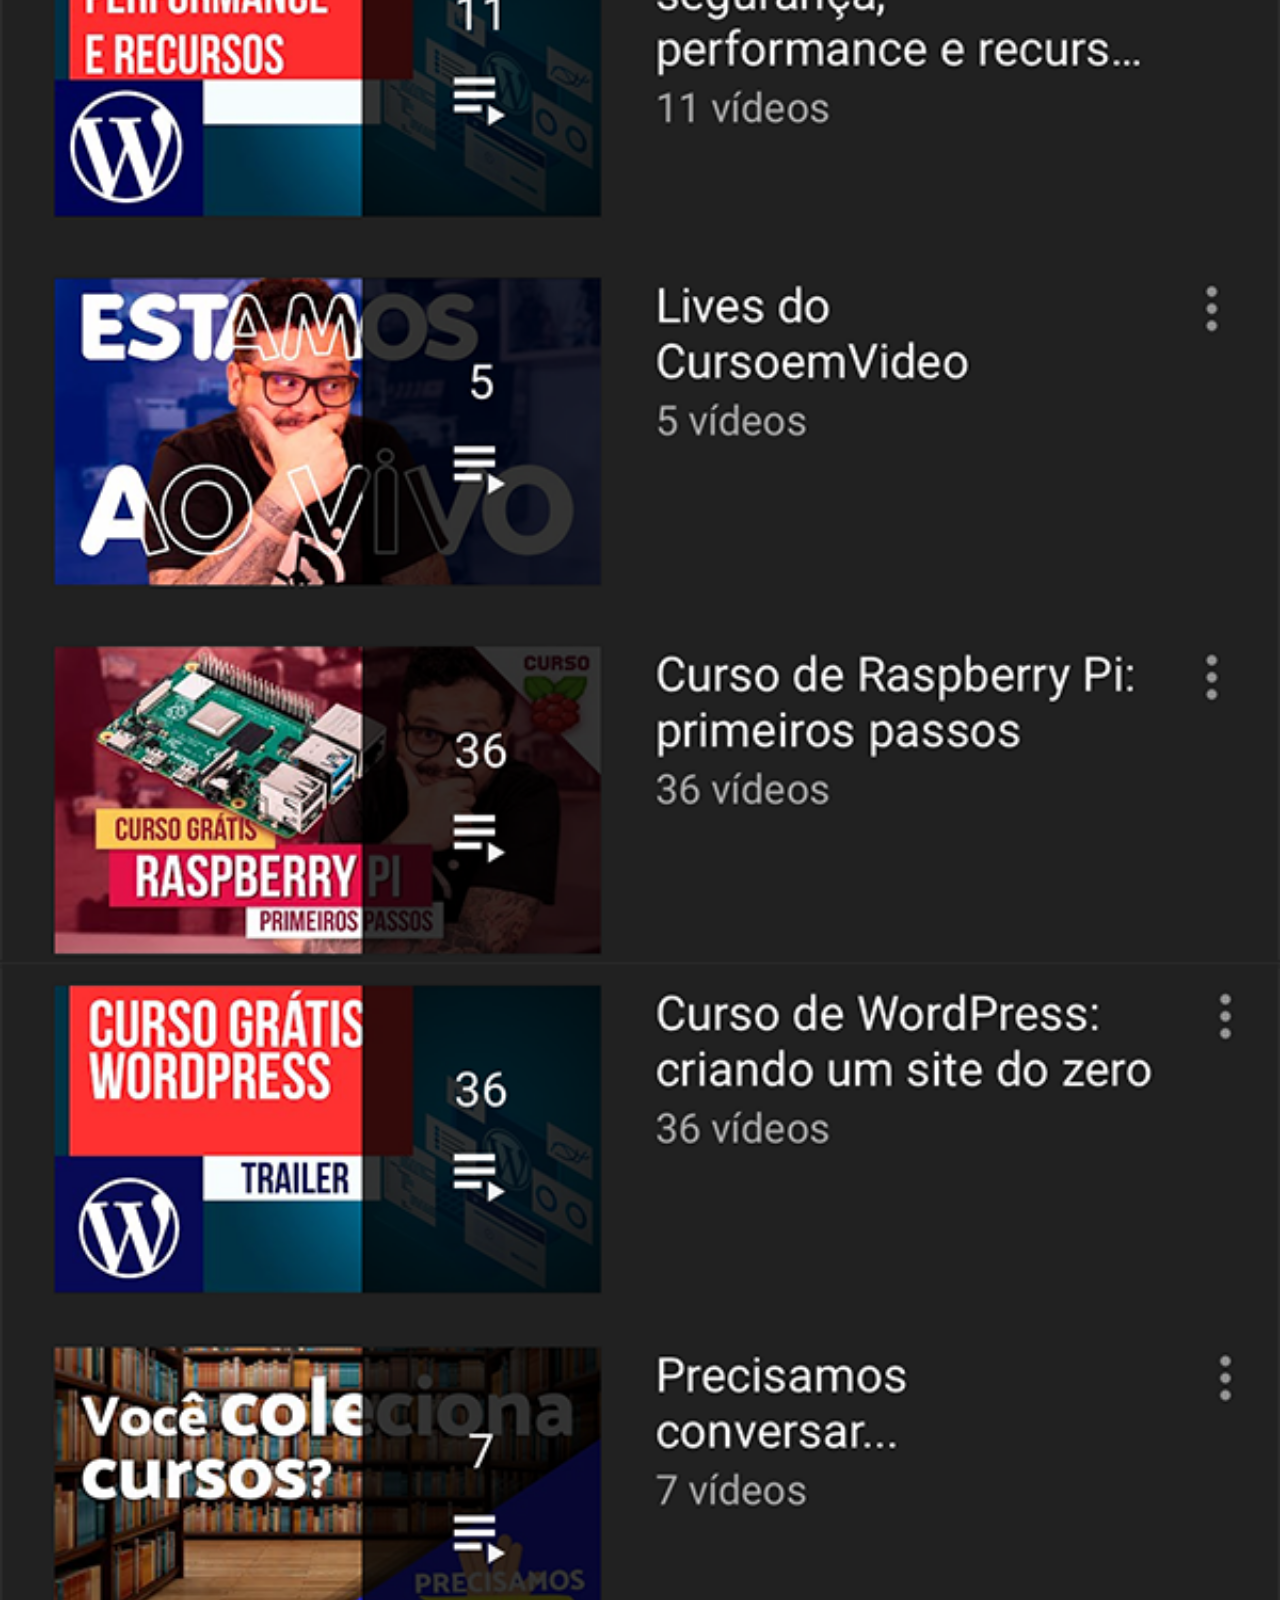
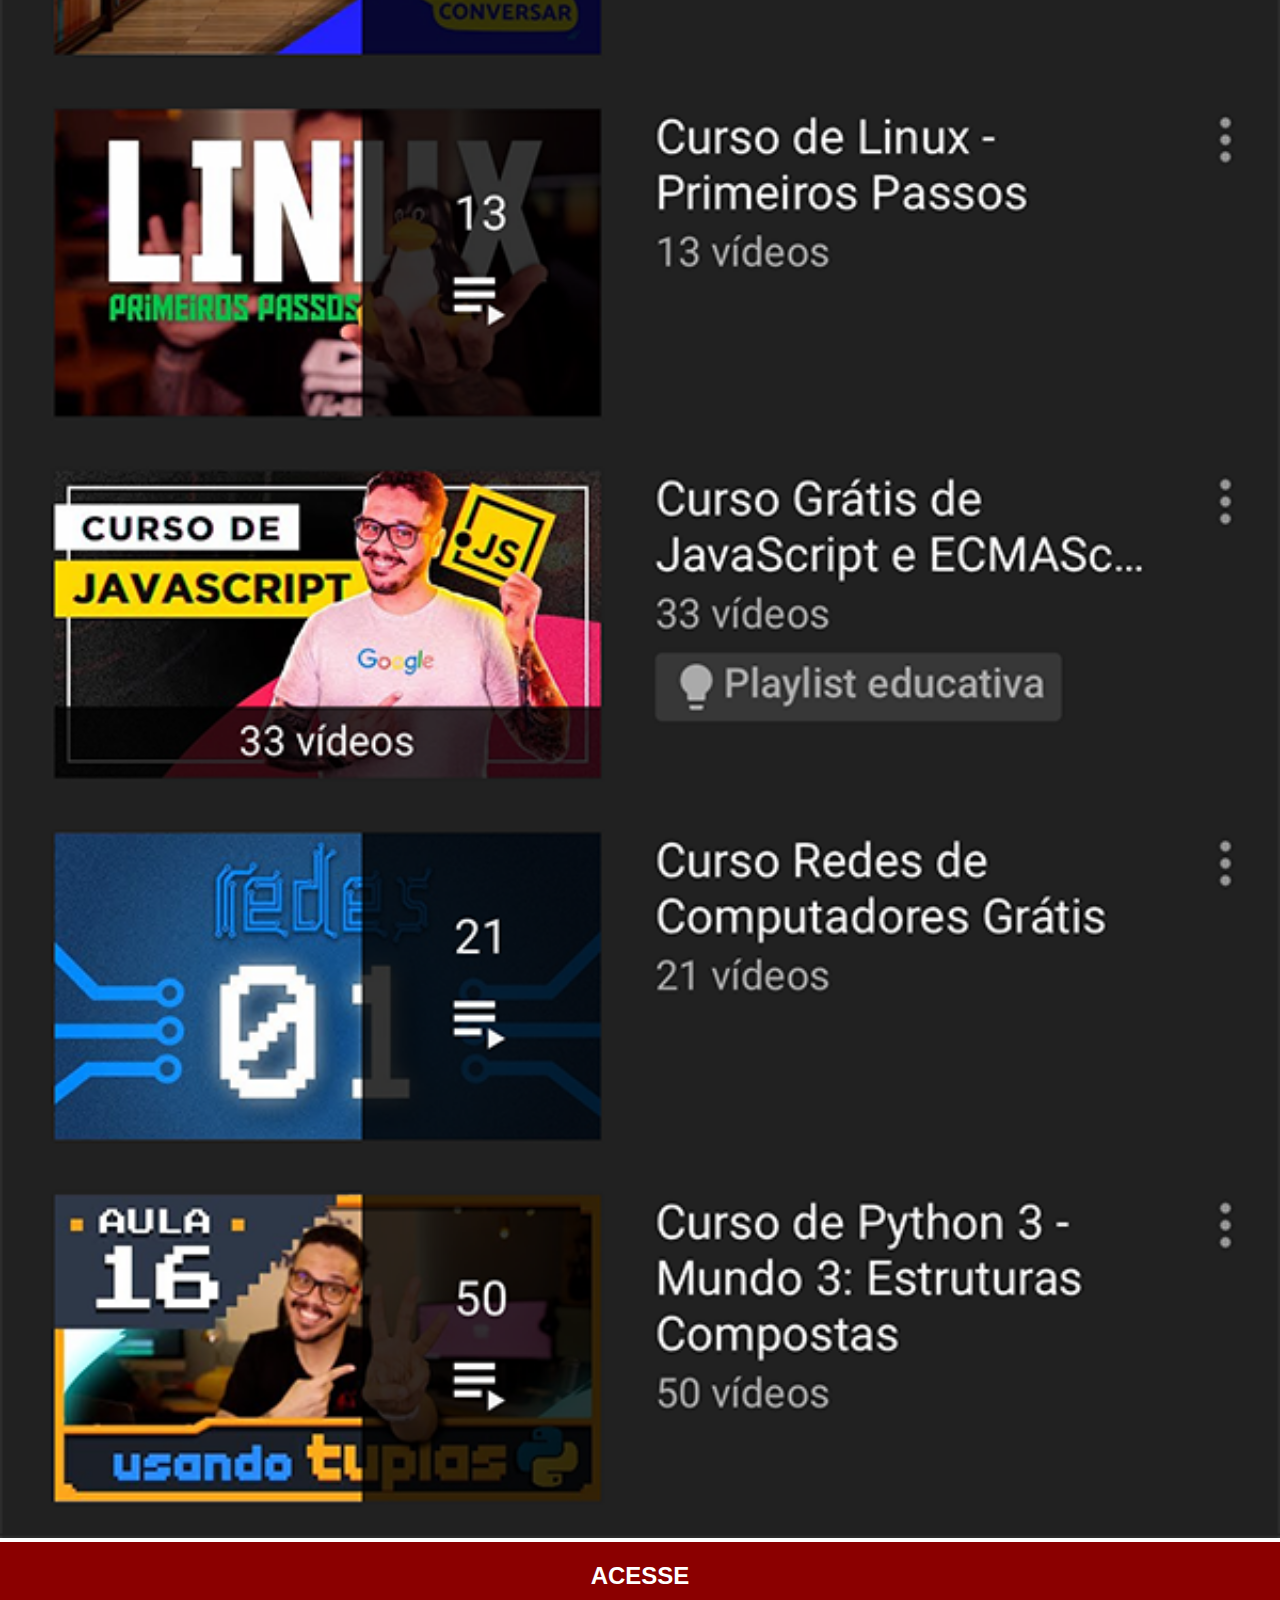
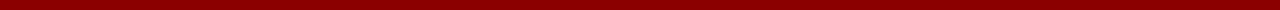
<file: youtube.html>
<!DOCTYPE html>
<html lang="pt-br">
<head>
    <meta charset="UTF-8">
    <meta name="viewport" content="width=device-width, initial-scale=1.0">
    <title>youtube</title>
    <link rel="stylesheet" href="style2.css">
</head>
<body>
    <img src="imagens/tela-youtube.png" alt="">
    <a href="https://www.youtube.com/cursoemvideo" target="_blank">ACESSE</a>
</body>
</html>
</file>
<file: estilos/style.css>
@charset "UTF-8";

* {
    margin: 0px;
    padding: 0px;
}

html, body {
    height: 100vh;
    width: 100vw;
    background-color: black;
}

body {
    background: url(../imagens/fundo-madeira.jpg) no-repeat top center;
    background-size: cover;
    background-attachment: fixed;
}

main {
    height: 100vh;
    position: relative;
}

#telefone {
    height: 627px;
    width: 311px;
    position: absolute;
    top: 50%;
    left: 50%;
    transform: translate(-50%, -50%);
    background: url("../imagens/frame-iphone.png") no-repeat;
}

iframe#tela {
    position: relative;
    top: 80px;
    left: 22px;
    height: 471px;
    width: 267px;
}

section#redes-sociais img {
    width: 50px;
    margin: 10px;
    border-radius: 50%;
    box-shadow: 2px 2px 5px rgba(0, 0, 0, 0.411);
    box-sizing: border-box;
    transition-duration: 0.5s;
}

section#redes-sociais img:hover {
    transform: translate(-2px, -2px);
    box-shadow: 5px 5px 10px rgba(0, 0, 0, 0.411);
}

section#redes-sociais {
    text-align: right;
}
</file>
<file: style2.css>
* {
    margin: 0px;
    padding: 0px;
}

::-webkit-scrollbar {
    width: 0px;
    height: 0px;
}

img {
    width: 100vw;
}

a {
    background-color: darkred;
    display: block;
    font-family: Arial, Helvetica, sans-serif;
    font-size: 1.5em;
    padding: 20px;
    text-decoration: none;
    font-weight: bold;
    text-align: center;
    color: white;
}

a:hover {
    background-color: red;
}
</file>
